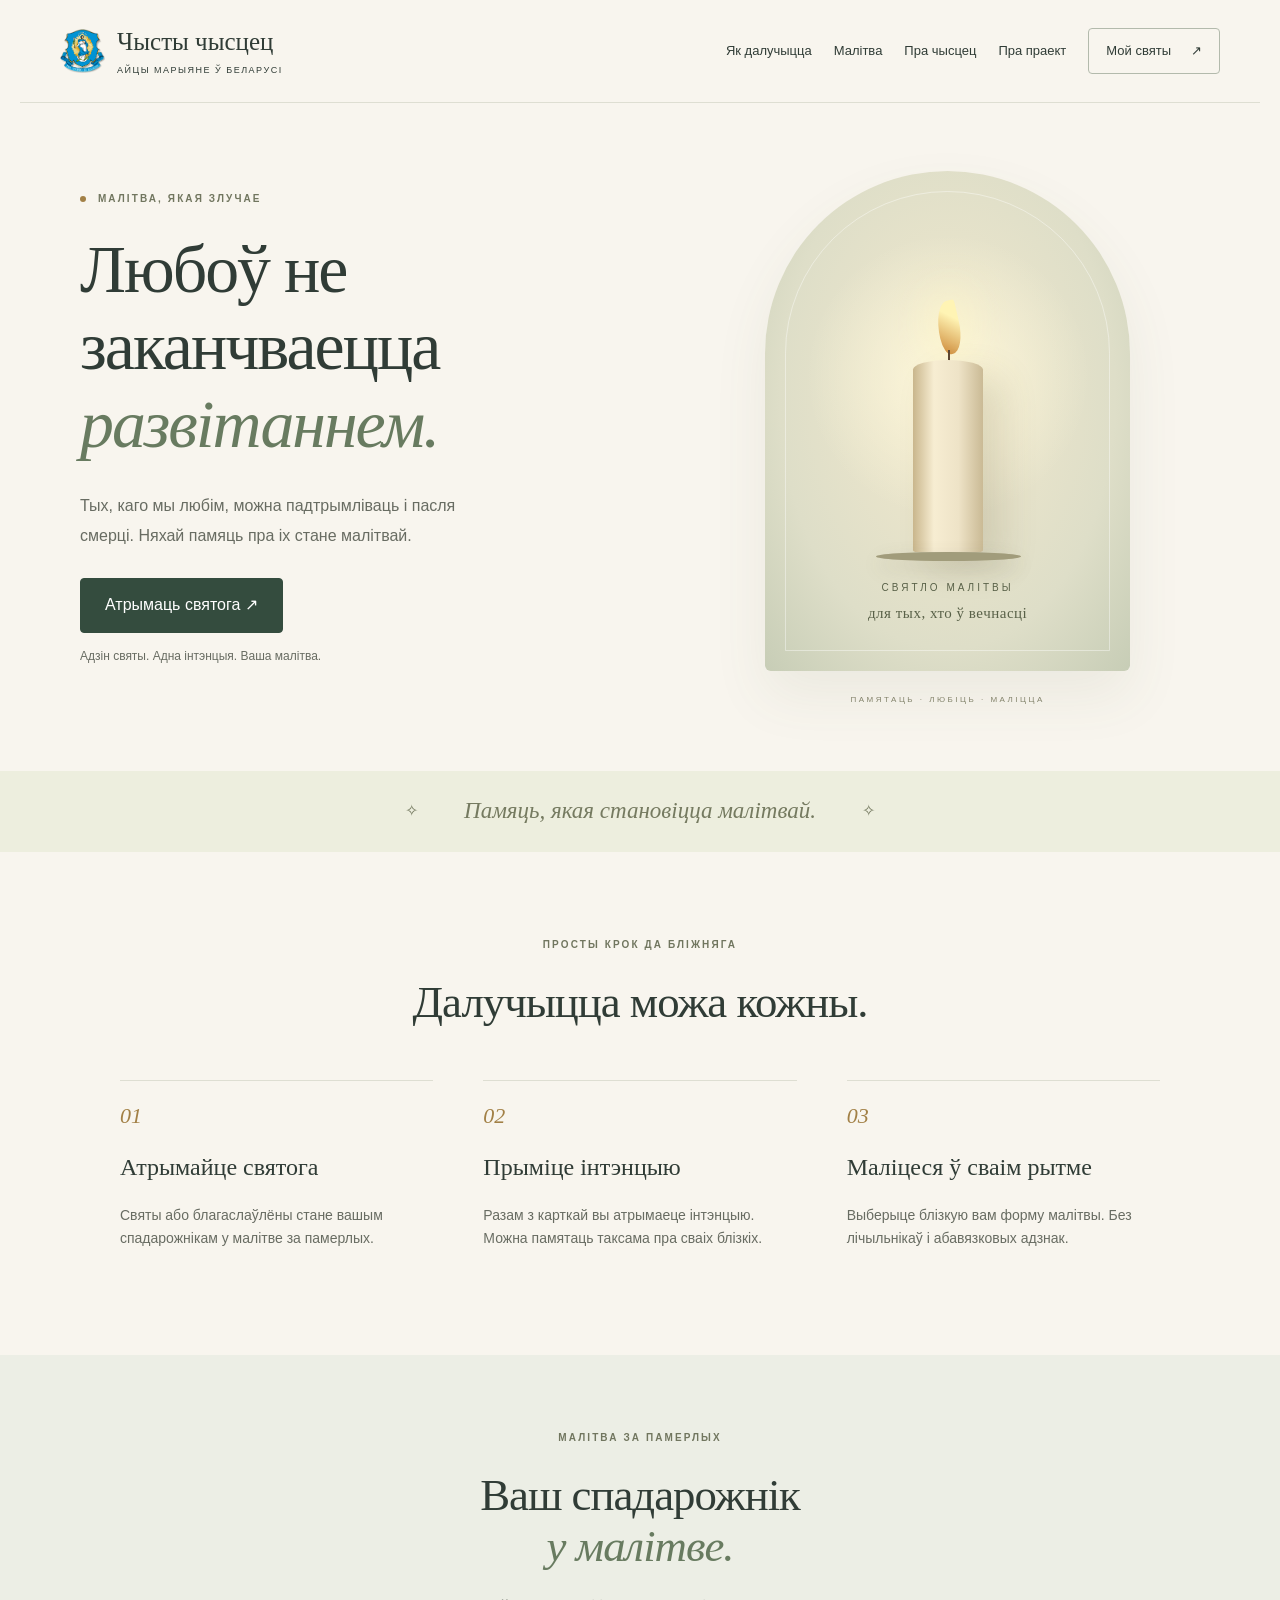
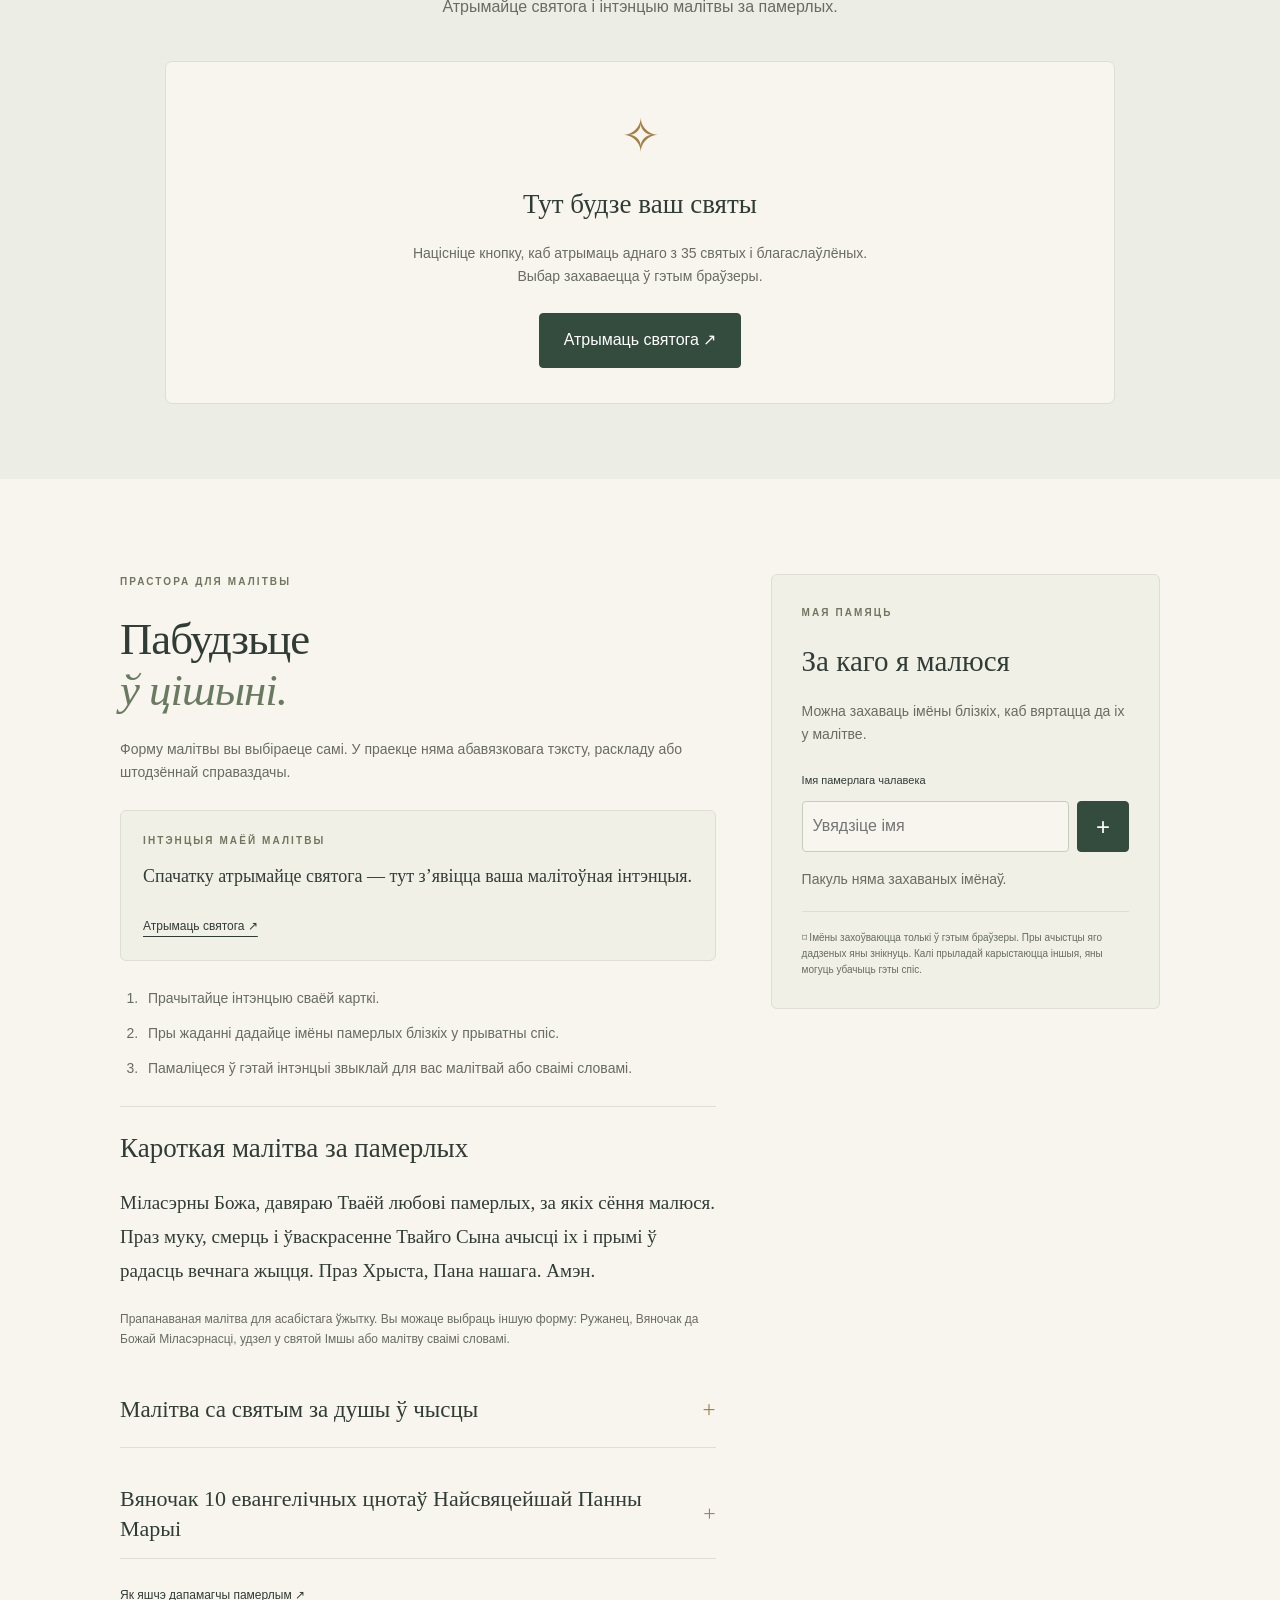
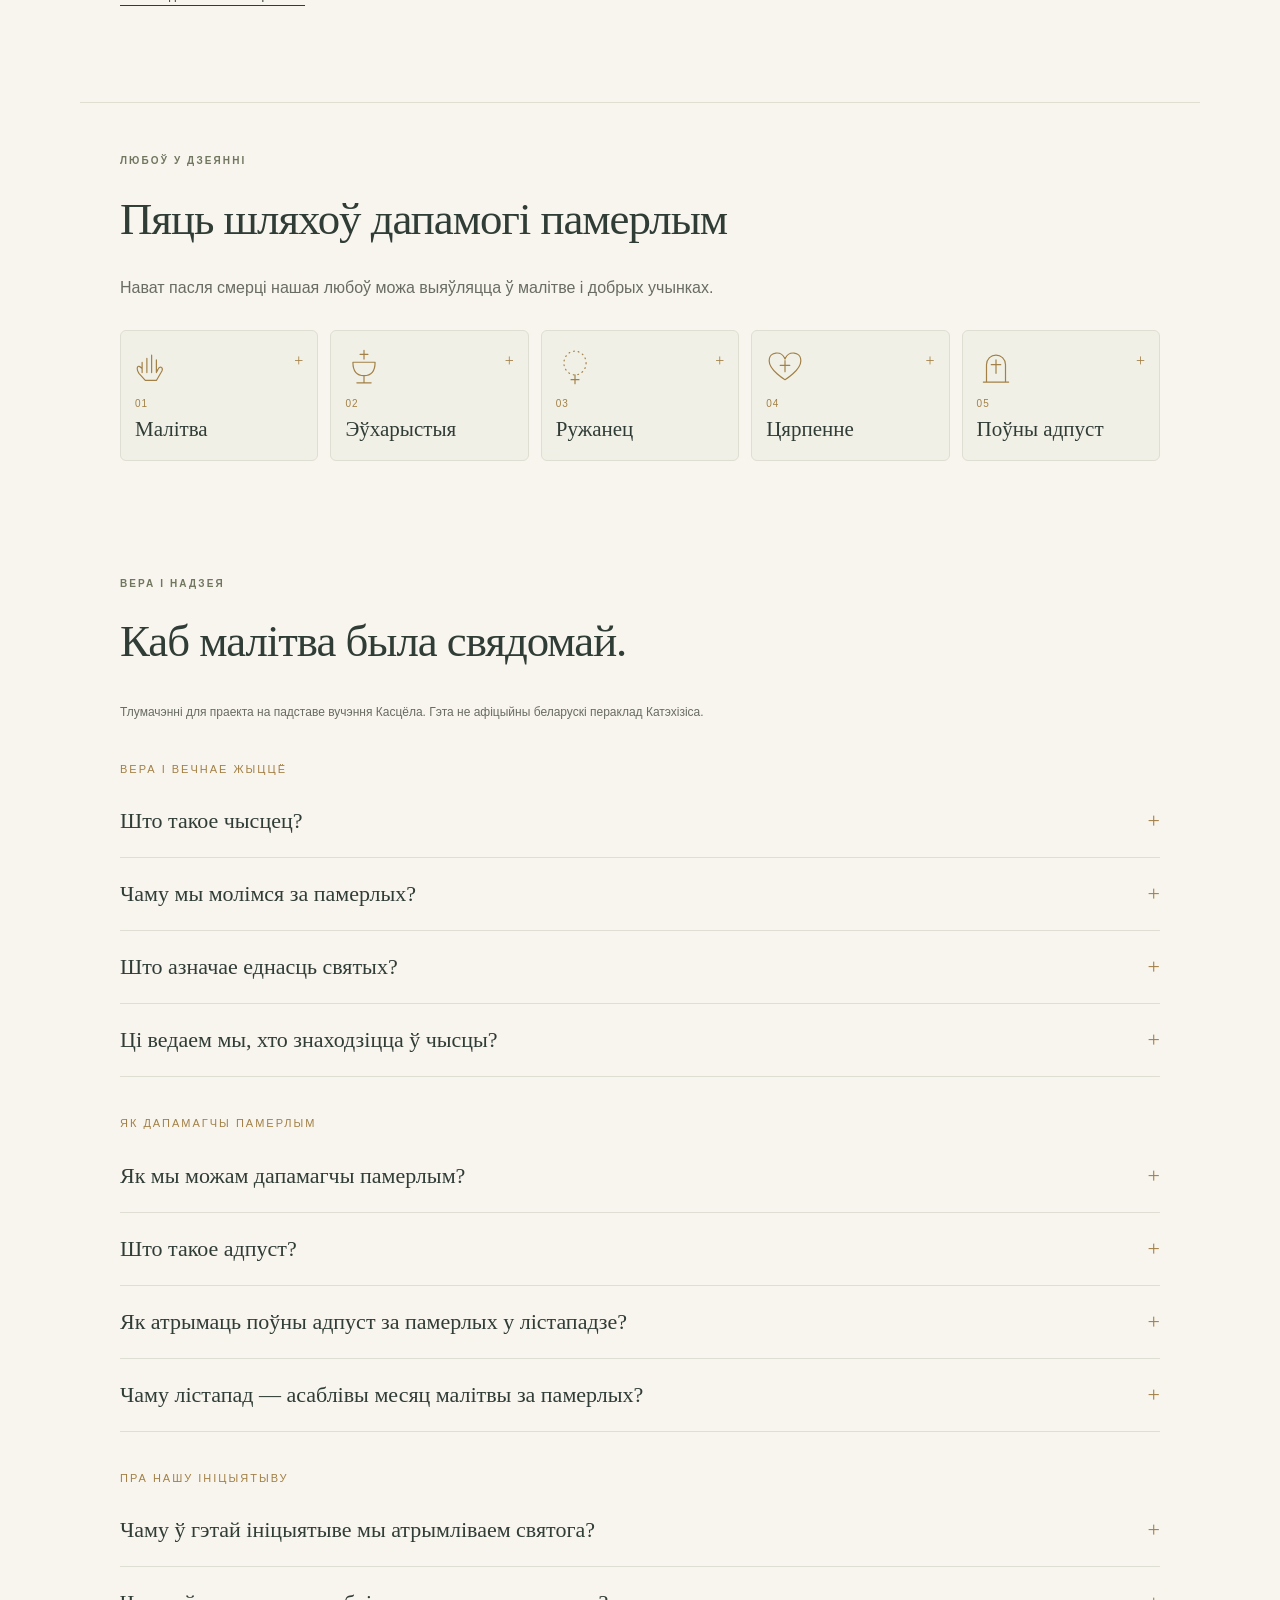
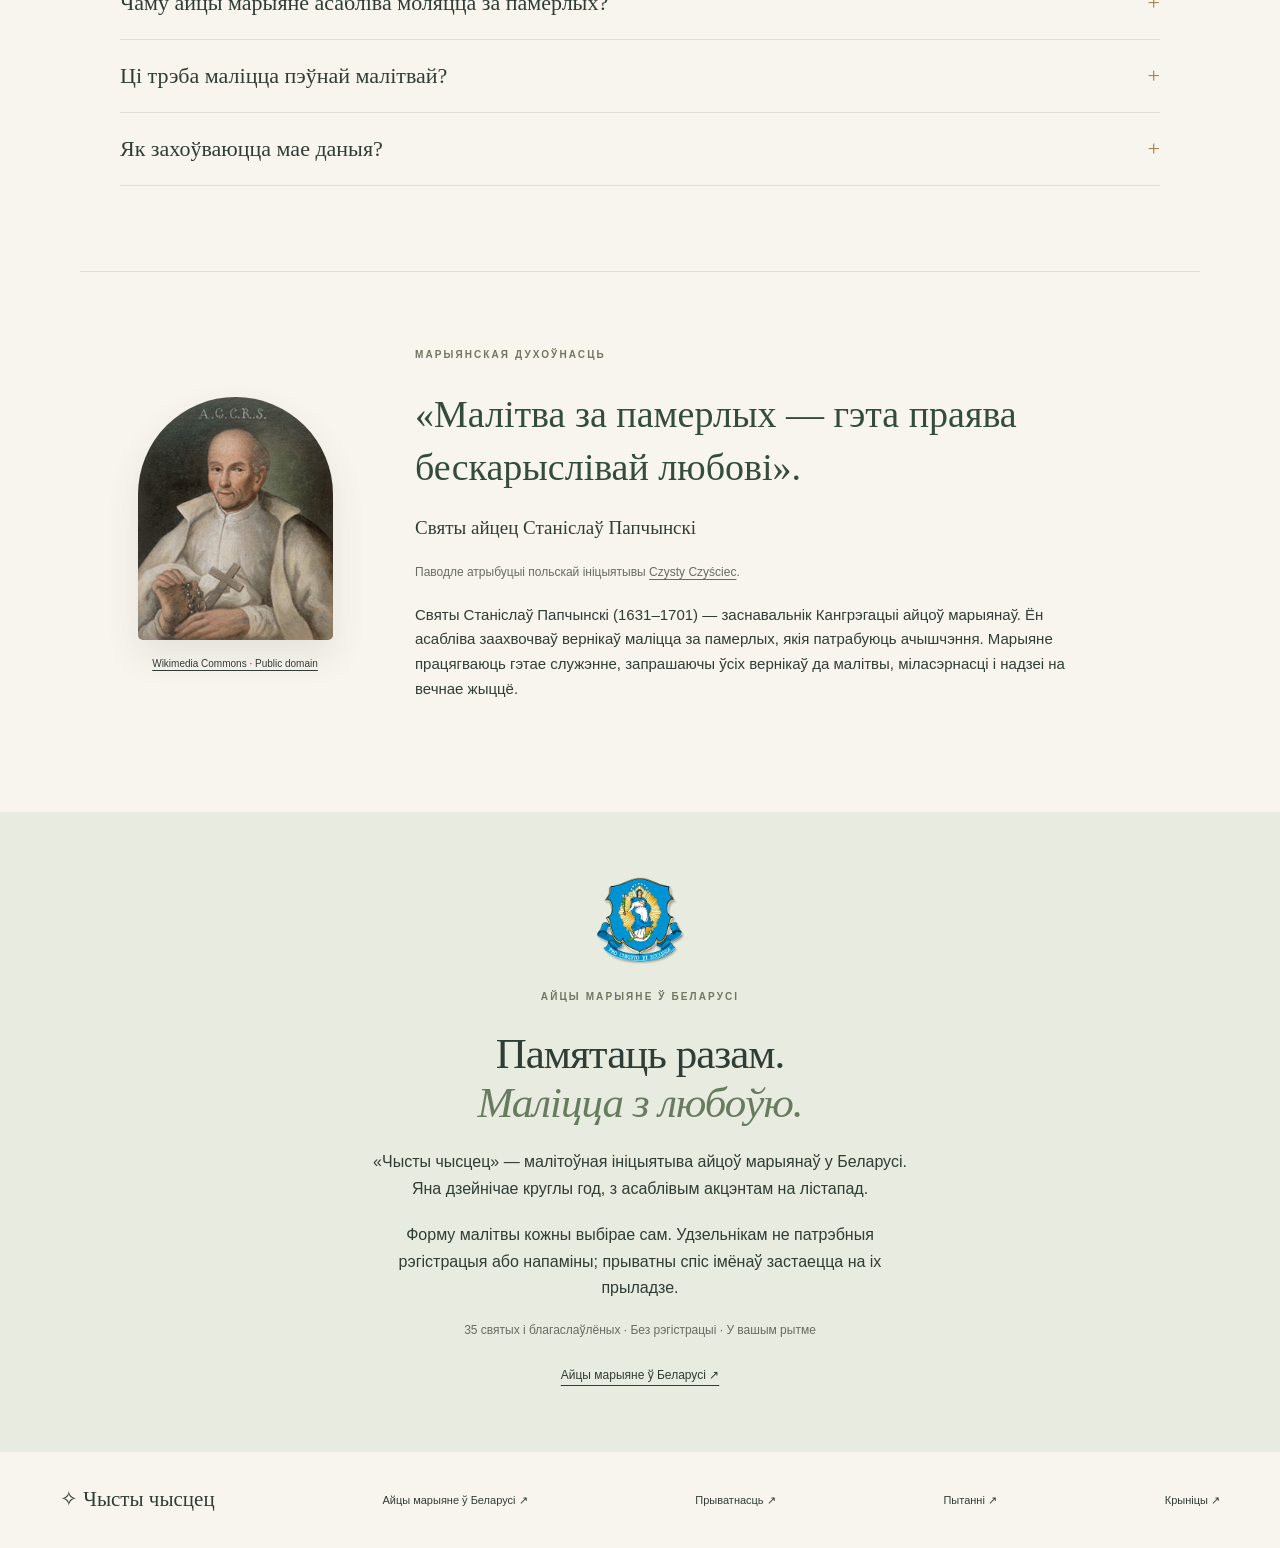
<file: index.html>
<!doctype html><html lang="be"><head><meta charset="utf-8"><meta name="viewport" content="width=device-width,initial-scale=1"><meta name="description" content="Чысты чысцец — малітоўная ініцыятыва айцоў марыянаў у Беларусі. Памятаць, любіць, маліцца за памерлых."><meta name="theme-color" content="#f4f0e7"><link rel="icon" type="image/png" href="assets/favicon.png"><title>Чысты чысцец — памяць, якая становіцца малітвай</title><link rel="stylesheet" href="style.css"><script type="module" src="app.mjs"></script></head><body>
<a class="skip" href="#main">Перайсці да зместу</a>
<header><a class="brand" href="#"><img class="marian-logo" src="assets/marian-logo.png" width="231" height="229" alt="Эмблема айцоў марыянаў"><span>Чысты чысцец<small>АЙЦЫ МАРЫЯНЕ Ў БЕЛАРУСІ</small></span></a><nav aria-label="Галоўная навігацыя"><a href="#jak">Як далучыцца</a><a href="#malitva">Малітва</a><a href="#chyscec">Пра чысцец</a><a href="#pra-prajekt">Пра праект</a><a class="nav-cta" href="#moy-svyaty">Мой святы <span>↗</span></a></nav></header>
<main id="main"><section class="hero"><div class="hero-copy"><p class="eyebrow"><span></span> МАЛІТВА, ЯКАЯ ЗЛУЧАЕ</p><h1>Любоў не<br>заканчваецца<br><em>развітаннем.</em></h1><p class="lead">Тых, каго мы любім, можна падтрымліваць і пасля смерці. Няхай памяць пра іх стане малітвай.</p><a class="button" id="hero-action" href="#moy-svyaty">Атрымаць святога ↗</a><p class="quiet">Адзін святы. Адна інтэнцыя. Ваша малітва.</p></div><div class="hero-art" role="img" aria-label="Сімвалічная свечка ў светлай арцы"><div class="arch"><div class="rays"></div><div class="halo"></div><div class="flame"></div><div class="wick"></div><div class="candle"></div><div class="base"></div><div class="art-caption">СВЯТЛО МАЛІТВЫ<br><span>для тых, хто ў вечнасці</span></div></div><span class="art-note">ПАМЯТАЦЬ · ЛЮБІЦЬ · МАЛІЦЦА</span></div></section>
<div class="verse"><span>✧</span><p>Памяць, якая становіцца малітвай.</p><span>✧</span></div>
<section id="jak" class="steps-section"><div class="section-top"><p class="eyebrow">ПРОСТЫ КРОК ДА БЛІЖНЯГА</p><h2>Далучыцца можа кожны.</h2></div><div class="steps"><article><span class="number">01</span><h3>Атрымайце святога</h3><p>Святы або благаслаўлёны стане вашым спадарожнікам у малітве за памерлых.</p></article><article><span class="number">02</span><h3>Прыміце інтэнцыю</h3><p>Разам з карткай вы атрымаеце інтэнцыю. Можна памятаць таксама пра сваіх блізкіх.</p></article><article><span class="number">03</span><h3>Маліцеся ў сваім рытме</h3><p>Выберыце блізкую вам форму малітвы. Без лічыльнікаў і абавязковых адзнак.</p></article></div></section>
<section id="moy-svyaty" class="assignment"><div class="section-top"><p class="eyebrow">МАЛІТВА ЗА ПАМЕРЛЫХ</p><h2>Ваш спадарожнік<br><em>у малітве.</em></h2><p>Атрымайце святога і інтэнцыю малітвы за памерлых.</p></div><div id="status" role="status" aria-live="polite"></div><div id="empty" class="empty-card"><div class="seal" aria-hidden="true">✧</div><h3>Тут будзе ваш святы</h3><p>Націсніце кнопку, каб атрымаць аднаго з 35 святых і благаслаўлёных. Выбар захаваецца ў гэтым браўзеры.</p><button id="assign">Атрымаць святога ↗</button></div>
<article id="saint-card" hidden><div class="saint-visual"><div class="saint-icon">✧</div><p>МАЛІТОЎНЫ СПАДАРОЖНІК</p></div><div class="saint-content"><p class="eyebrow" id="card-state">МОЙ СВЯТЫ</p><h3 id="saint-name" tabindex="-1"></h3><p class="intention-label">МАЛІТОЎНАЯ ІНТЭНЦЫЯ</p><p id="intention"></p><details><summary>Пазнаёміцца са святым</summary><div id="biography"></div></details><div class="actions"><a class="button" href="#malitva">Перайсці да малітвы ↗</a><button class="secondary" id="share">Падзяліцца</button><button class="secondary" id="print">Раздрукаваць картку</button></div><button class="text-button" id="replace">Змяніць святога ↻</button></div></article></section>
<section id="malitva" class="prayer-section"><div><p class="eyebrow">ПРАСТОРА ДЛЯ МАЛІТВЫ</p><h2>Пабудзьце<br><em>ў цішыні.</em></h2><p>Форму малітвы вы выбіраеце самі. У праекце няма абавязковага тэксту, раскладу або штодзённай справаздачы.</p><div class="prayer-intention"><p class="eyebrow">ІНТЭНЦЫЯ МАЁЙ МАЛІТВЫ</p><p id="prayer-intention">Спачатку атрымайце святога — тут з’явіцца ваша малітоўная інтэнцыя.</p><a id="prayer-card-link" class="underlined" href="#moy-svyaty">Атрымаць святога ↗</a></div><ol class="prayer-steps"><li>Прачытайце інтэнцыю сваёй карткі.</li><li>Пры жаданні дадайце імёны памерлых блізкіх у прыватны спіс.</li><li>Памаліцеся ў гэтай інтэнцыі звыклай для вас малітвай або сваімі словамі.</li></ol><div class="proposed-prayer"><h3>Кароткая малітва за памерлых</h3><p id="proposed-prayer-text">Міласэрны Божа, давяраю Тваёй любові памерлых, за якіх сёння малюся. Праз муку, смерць і ўваскрасенне Твайго Сына ачысці іх і прымі ў радасць вечнага жыцця. Праз Хрыста, Пана нашага. Амэн.</p><p class="quiet">Прапанаваная малітва для асабістага ўжытку. Вы можаце выбраць іншую форму: Ружанец, Вяночак да Божай Міласэрнасці, удзел у святой Імшы або малітву сваімі словамі.</p></div><details class="saint-prayer-panel"><summary>Малітва са святым за душы ў чысцы</summary><div id="saint-prayer-text" class="long-prayer">Атрымайце святога, каб маліцца разам з ім у інтэнцыі сваёй карткі.</div><a id="saint-prayer-invite" class="underlined" href="#moy-svyaty">Атрымаць святога ↗</a><p class="quiet">Пераклад і адаптацыя малітвы з польскай ініцыятывы «Czysty Czyściec». Тэкст прызначаны для асабістай малітвы і не замяняе свабоднага выбару яе формы.</p></details><details id="vianochak" class="saint-prayer-panel chaplet-panel"><summary>Вяночак 10 евангелічных цнотаў Найсвяцейшай Панны Марыі</summary><div class="chaplet-prayer"><p class="quiet">Яшчэ адна форма малітвы на выбар. Гэты Вяночак можна ахвяраваць у інтэнцыі памерлых.</p><p><strong>Напачатку:</strong></p><p>Ойча наш…<br>Вітай, Марыя… (10 разоў).</p><p>Кожны раз пасля словаў «Святая Марыя, Маці Божая…» называем адну з цнотаў у наступным парадку:</p><ol class="virtues-list"><li>Самая чыстая.</li><li>Самая разважлівая.</li><li>Самая пакорлівая.</li><li>Самая верная.</li><li>Самая пабожная.</li><li>Самая паслухмяная.</li><li>Самая ўбогая.</li><li>Самая цярплівая.</li><li>Самая міласэрная.</li><li>Самая балесная.</li></ol><p><strong>С.:</strong> Хвала Айцу і Сыну, і Духу Святому.<br><strong>Н.:</strong> Як была спрадвеку, цяпер і заўсёды, і на векі вечныя. Амэн.</p><p><strong>С.:</strong> Пры сваім Зачацці, о Пані, Ты была Беззаганнай.<br><strong>Н.:</strong> Маліся за нас да Бога Айца, бо Ягонага Ты нарадзіла Сына.</p><p><strong>Молімся:</strong><br>Божа, наш Ойча, Ты праз Беззаганнае Зачацце Найсвяцейшай Марыі Панны падрыхтаваў годнае месца прабывання для свайго Сына, а праз будучыя заслугі смерці Хрыста захаваў Яе ад усялякага граху, дзякуючы Яе заступніцтву дазволь і нам прыйсці да Цябе з чыстым сэрцам. Праз Хрыста, Пана нашага.<br>Н.: Амэн.</p><p><strong>С.:</strong> Беззаганнае Зачацце Панны Марыі.<br><strong>Н.:</strong> Няхай будзе для нас збаўленнем і абаронаю.</p></div><p class="quiet">Крыніца: <a class="underlined" href="https://ibreviaryby.web.app/p/Prbvb1Ian16Y3mKeNv4d" target="_blank" rel="noopener noreferrer">Малітоўнік MyBrev ↗</a></p></details><a class="underlined" href="#dapamoha">Як яшчэ дапамагчы памерлым ↗</a></div><div class="names-card" id="mae-blizkiya"><p class="eyebrow">МАЯ ПАМЯЦЬ</p><h3>За каго я малюся</h3><p>Можна захаваць імёны блізкіх, каб вяртацца да іх у малітве.</p><form id="names-form" novalidate><label for="name">Імя памерлага чалавека</label><div class="input-row"><input id="name" maxlength="100" autocomplete="off" placeholder="Увядзіце імя"><button type="submit" aria-label="Дадаць імя">+</button></div></form><p id="names-status" role="status"></p><ul id="names-list"></ul><p id="names-empty" class="quiet">Пакуль няма захаваных імёнаў.</p><button id="clear-names" class="text-button" hidden>Выдаліць усе захаваныя імёны</button><p class="privacy-note">⌑ Імёны захоўваюцца толькі ў гэтым браўзеры. Пры ачыстцы яго дадзеных яны знікнуць. Калі прыладай карыстаюцца іншыя, яны могуць убачыць гэты спіс.</p></div></section>
<section id="pyats-shlyahou" class="ways section-wide"><p class="eyebrow">ЛЮБОЎ У ДЗЕЯННІ</p><h2>Пяць шляхоў дапамогі памерлым</h2><p class="lead">Нават пасля смерці нашая любоў можа выяўляцца ў малітве і добрых учынках.</p><div class="ways-grid"><details class="way-card"><summary><svg class="way-icon" viewBox="0 0 48 48" fill="none" stroke="currentColor" stroke-width="1.5" stroke-linecap="round" stroke-linejoin="round" aria-hidden="true"><path d="M9 31V18m6 13V13m6 18V9m6 22V15M9 26C3 19 1 26 5 32l8 9h14l7-12c2-5-3-7-5-2l-2 4"/></svg><span><small>01</small><span class="way-title">Малітва</span></span></summary><div class="way-explanation"><p>Мы можам даручаць памерлых Божай міласэрнасці праз асабістую малітву, псальмы, Вяночак да Божай Міласэрнасці і іншыя малітвы Касцёла. Кожная шчырая малітва з'яўляецца выразам любові і надзеі.</p></div></details><details class="way-card"><summary><svg class="way-icon" viewBox="0 0 48 48" fill="none" stroke="currentColor" stroke-width="1.5" stroke-linecap="round" stroke-linejoin="round" aria-hidden="true"><path d="M10 18h28c0 13-6 17-14 17S10 31 10 18Zm14 17v9m-9 0h18M24 3v11m-5-6h10"/></svg><span><small>02</small><span class="way-title">Эўхарыстыя</span></span></summary><div class="way-explanation"><p>Найбольш каштоўнай дапамогай памерлым з'яўляецца Эўхарыстычная Ахвяра. Падчас святой Імшы Касцёл моліцца за жывых і памерлых, даручаючы іх збаўчай ахвяры Хрыста.</p></div></details><details class="way-card"><summary><svg class="way-icon" viewBox="0 0 48 48" fill="none" stroke="currentColor" stroke-width="1.5" stroke-linecap="round" stroke-linejoin="round" aria-hidden="true"><ellipse cx="24" cy="19" rx="14" ry="15" stroke-dasharray="1 5"/><path d="M24 34v11m-5-5h10"/></svg><span><small>03</small><span class="way-title">Ружанец</span></span></summary><div class="way-explanation"><p>Молячыся Ружанцам, мы разам з Найсвяцейшай Паннай Марыяй разважаем над таямніцамі жыцця, смерці і ўваскрасення Езуса. Гэтую малітву можна ахвяраваць за памерлых блізкіх і за тых, пра каго ўжо ніхто не памятае.</p></div></details><details class="way-card"><summary><svg class="way-icon" viewBox="0 0 48 48" fill="none" stroke="currentColor" stroke-width="1.5" stroke-linecap="round" stroke-linejoin="round" aria-hidden="true"><path d="M24 40S4 28 4 16C4 4 20 3 24 14 28 3 44 4 44 16c0 12-20 24-20 24Z"/><path d="M24 16v14m-6-8h12"/></svg><span><small>04</small><span class="way-title">Цярпенне</span></span></summary><div class="way-explanation"><p>Свае жыццёвыя цяжкасці, хваробы і выпрабаванні мы можам з верай злучаць з мукай Хрыста і ахвяраваць у інтэнцыі памерлых. Гэта не азначае неабходнасці шукаць пакуты або адмаўляцца ад дапамогі. Гаворка ідзе пра давер Богу сярод тых выпрабаванняў, якія ўжо сустракаюцца ў нашым жыцці.</p></div></details><details class="way-card"><summary><svg class="way-icon" viewBox="0 0 48 48" fill="none" stroke="currentColor" stroke-width="1.5" stroke-linecap="round" stroke-linejoin="round" aria-hidden="true"><path d="M12 43V21a12 12 0 0 1 24 0v22M8 43h32M24 15v17m-6-11h12"/></svg><span><small>05</small><span class="way-title">Поўны адпуст</span></span></summary><div class="way-explanation"><p>Поўны адпуст — асаблівы дар Божай міласэрнасці, які Касцёл дазваляе ахвяраваць таксама за памерлых. Для яго атрымання патрэбныя адпаведныя духоўныя ўмовы і ўчынак, з якім Касцёл звязвае адпуст.</p><a class="underlined" href="#odpust">Даведацца пра адпусты ↗</a></div></details></div></section><section id="chyscec" class="learn"><p class="eyebrow">ВЕРА І НАДЗЕЯ</p><h2>Каб малітва была свядомай.</h2><p class="quiet">Тлумачэнні для праекта на падставе вучэння Касцёла. Гэта не афіцыйны беларускі пераклад Катэхізіса.</p><h3 class="topic-label">ВЕРА І ВЕЧНАЕ ЖЫЦЦЁ</h3><details id="chyscec-answer"><summary>Што такое чысцец?</summary><p>Чысцец — гэта канчатковае ачышчэнне тых, хто памёр у Божай ласцы і сяброўстве з Ім, але яшчэ не быў цалкам ачышчаны ад наступстваў граху.</p><p>Душы ў чысцы ўжо маюць пэўнасць вечнага збаўлення. Яны не асуджаныя на вечную загубу, але рыхтуюцца да паўнаты еднасці з Богам.</p><p>Чысцец не з&#x27;яўляецца другім шанцам на навяртанне пасля смерці. Гэта ачышчэнне тых, хто ўжо належыць Хрысту, каб яны маглі ўвайсці ў радасць неба.</p><p>Крыніца: Катэхізіс Каталіцкага Касцёла, 1030–1031.</p></details><details id="answer-2"><summary>Чаму мы молімся за памерлых?</summary><p>Смерць не знішчае духоўнай еднасці паміж тымі, хто належыць Хрысту. Любоў і малітва не заканчваюцца разам з зямным жыццём.</p><p>Ужо ў Другой кнізе Макабэяў (2 Мак 12, 44–46) мы сустракаем сведчанне малітвы за памерлых. Касцёл з першых стагоддзяў захоўвае гэтую традыцыю, асабліва ахвяруючы за памерлых святую Імшу.</p><p>Молячыся за тых, хто адышоў у вечнасць, мы давяраем іх Божай міласэрнасці і просім, каб яны як мага хутчэй увайшлі ў паўнату нябеснай радасці.</p><p>Крыніца: ККК 958, 1032.</p></details><details id="answer-3"><summary>Што азначае еднасць святых?</summary><p>Усе, хто належыць Хрысту, утвараюць адзін Касцёл.</p><p>Адны яшчэ пілігрымуюць на зямлі, другія пасля смерці праходзяць канчатковае ачышчэнне, а трэція ўжо цешацца Божай славай у небе.</p><p>Гэта не тры асобныя супольнасці, а адзін Божы народ, з&#x27;яднаны ў Хрысце. Святыя ў небе заступаюцца за нас перад Богам, а мы можам маліцца за памерлых, якія яшчэ патрабуюць ачышчэння.</p><p>Таму малітва за памерлых з&#x27;яўляецца прыгожым выразам еднасці ўсяго Касцёла.</p><p>Крыніца: ККК 954–958.</p></details><details id="answer-4"><summary>Ці ведаем мы, хто знаходзіцца ў чысцы?</summary><p>Не. Мы не можам з упэўненасцю сцвярджаць, што канкрэтны памерлы чалавек знаходзіцца ў чысцы.</p><p>Бог ведае сэрца кожнага чалавека і яго вечны лёс.</p><p>Таму, молячыся за памерлых святароў, настаўнікаў, медыкаў ці прадстаўнікоў іншых прафесій, мы не сцвярджаем, што ўсе яны знаходзяцца ў чысцы. Мы проста давяраем іх Божай міласэрнасці.</p><p>Наша малітва з&#x27;яўляецца выразам любові, веры і надзеі на вечнае жыццё.</p></details><h3 class="topic-label">ЯК ДАПАМАГЧЫ ПАМЕРЛЫМ</h3><details id="dapamoha"><summary>Як мы можам дапамагчы памерлым?</summary><p>Касцёл заахвочвае вернікаў дапамагаць памерлым праз малітву і ўчынкі любові.</p><p>Асаблівае значэнне мае святая Імша, падчас якой Эўхарыстычная Ахвяра прыносіцца таксама ў інтэнцыі памерлых.</p><p>Мы можам маліцца Ружанцам, Вяночкам да Божай Міласэрнасці, псальмамі і іншымі малітвамі Касцёла, а таксама звяртацца да Бога сваімі словамі.</p><p>За памерлых можна ахвяраваць міласціну, добрыя ўчынкі, пакаянне і адпусты.</p><p>Важна памятаць, што малітва — гэта не магічны спосаб кіраваць лёсам душы, а даверлівая просьба да міласэрнага Бога.</p><p>Крыніца: ККК 1032.</p></details><details id="odpust"><summary>Што такое адпуст?</summary><p>Адпуст — гэта адпушчэнне перад Богам часовай кары за грахі, віна за якія ўжо была прабачана.</p><p>Касцёл адрознівае частковы і поўны адпуст. Частковы вызваляе ад часткі часовай кары, а поўны — ад усёй.</p><p>Вернік можа атрымаць адпуст для сябе або ахвяраваць яго за памерлых.</p><p>Адпуст не замяняе навяртання, пакаяння і сакрамэнту споведзі. Ён звязаны з міласэрнасцю Бога і духоўнымі дабротамі, якімі Хрыстус адорвае свой Касцёл.</p><p>Крыніца: ККК 1471–1479.</p></details><details id="listapad-odpust"><summary>Як атрымаць поўны адпуст за памерлых у лістападзе?</summary><p>Касцёл асаблівым чынам заахвочвае да малітвы за памерлых у першыя дні лістапада.</p><p>Паводле звычайных нормаў, з 1 па 8 лістапада вернік можа кожны дзень атрымаць поўны адпуст, які можна ахвяраваць толькі за памерлых, калі пабожна наведае могілкі і памоліцца за іх, нават у думках.</p><p>Таксама 2 лістапада, ва Успамін усіх памерлых вернікаў, прадугледжаны поўны адпуст за пабожнае наведванне касцёла або капліцы з малітвамі «Ойча наш» і «Веру ў Бога».</p><p>Са згоды мясцовага ардынарыя наведванне касцёла або капліцы з гэтай мэтай можа адбыцца таксама ў папярэднюю ці наступную нядзелю або ва ўрачыстасць Усіх Святых. Гэта не азначае аўтаматычнага пераносу ўсіх лістападаўскіх адпустаў.</p><p>Для атрымання поўнага адпусту неабходна таксама выканаць звычайныя ўмовы: быць у стане Божай ласкі, прыступіць да сакрамэнтальнай споведзі, прыняць святую Камунію, памаліцца ў інтэнцыях Святога Айца і не мець прывязанасці да ніякага граху, нават лёгкага.</p><p>Споведзь можа адбыцца за некалькі дзён да або пасля адпаведнага ўчынку. Святую Камунію і малітву ў інтэнцыях Папы пажадана здзейсніць у той жа дзень.</p><p>Адпуст не з&#x27;яўляецца аўтаматычнай узнагародай за выкананы абрад. Ён патрабуе шчырага навяртання і належнай духоўнай падрыхтоўкі.</p><p>Крыніцы: ККК 1471–1479; Апостальская пенітэнцыярыя, Enchiridion Indulgentiarum, concessio 29.</p><p>Поўны адпуст звычайна можна атрымаць адзін раз у дзень. Гэтыя ўмовы адпавядаюць звычайным нормам Касцёла, а не часовым пандэмічным дазволам; адносна мясцовых распараджэнняў звярніцеся ў сваю парафію.</p><a href="https://www.vatican.va/roman_curia/tribunals/apost_penit/documents/rc_trib_appen_doc_20020826_enchiridion-indulgentiarum_lt.html" target="_blank" rel="noopener noreferrer">Звычайныя нормы: Enchiridion Indulgentiarum, 29 ↗</a></details><details id="answer-8"><summary>Чаму лістапад — асаблівы месяц малітвы за памерлых?</summary><p>1 лістапада Касцёл адзначае ўрачыстасць Усіх Святых — радаснае святкаванне тых, хто ўжо дасягнуў нябеснай славы.</p><p>2 лістапада адбываецца Успамін усіх памерлых вернікаў, калі Касцёл асаблівым чынам моліцца за тых, хто яшчэ патрабуе ачышчэння.</p><p>Увесь лістапад у каталіцкай традыцыі становіцца часам асаблівай памяці пра памерлых, наведвання могілак, святой Імшы і малітвы.</p><p>Аднак маліцца за памерлых можна на працягу ўсяго года.</p></details><h3 class="topic-label">ПРА НАШУ ІНІЦЫЯТЫВУ</h3><details id="answer-9"><summary>Чаму ў гэтай ініцыятыве мы атрымліваем святога?</summary><p>Святыя ўжо знаходзяцца ў Божай славе і заступаюцца за нас перад Богам.</p><p>У нашай ініцыятыве кожнаму святому адпавядае пэўная група памерлых, звязаная з яго жыццём, служэннем або традыцыйным заступніцтвам.</p><p>Напрыклад, са святым Янам Марыяй Віянэем можна маліцца за памерлых святароў, а са святым Лукой Евангелістам — за памерлых медыкаў.</p><p>Выпадковы выбар святога — гэта спосаб атрымаць асаблівую малітоўную інтэнцыю і пазнаёміцца з яго жыццём. Ён не з&#x27;яўляецца прадказаннем або звышнатуральным знакам.</p><p>Праз заступніцтва святых мы заўсёды звяртаемся да Бога, ад Якога паходзіць усякая ласка.</p></details><details id="answer-10"><summary>Чаму айцы марыяне асабліва моляцца за памерлых?</summary><p>Малітва за памерлых — адна з істотных рыс духоўнасці Кангрэгацыі айцоў марыянаў Беззаганнага Зачацця Найсвяцейшай Панны Марыі.</p><p>Святы Станіслаў Папчынскі, заснавальнік марыянаў, асабліва клапаціўся пра душы, якія патрабавалі ачышчэння пасля смерці. Ён заахвочваў дапамагаць ім праз малітву і ахвяру.</p><p>Працягваючы гэтую духоўную традыцыю, айцы марыяне запрашаюць вернікаў далучыцца да малітвы за памерлых.</p><p>Ініцыятыва «Чысты чысцец» — адзін са спосабаў ажыццяўляць гэтае служэнне ў сучасным свеце.</p></details><details id="answer-11"><summary>Ці трэба маліцца пэўнай малітвай?</summary><p>Не. Удзел у ініцыятыве не патрабуе абавязковай штодзённай малітвы паводле аднаго тэксту.</p><p>На сайце прапануюцца тры малітвы на выбар: кароткая малітва за памерлых, малітва разам з атрыманым святым і Вяночак 10 евангелічных цнотаў Найсвяцейшай Панны Марыі.</p><p>Можна карыстацца імі або выбраць іншую форму малітвы: Ружанец, Вяночак да Божай Міласэрнасці, асабістую малітву ці ўдзел у святой Імшы.</p><p>Галоўнае — маліцца з верай і любоўю, давяраючы памерлых Божай міласэрнасці.</p></details><details id="privacy"><summary>Як захоўваюцца мае даныя?</summary><p>Выбраны святы і імёны памерлых блізкіх захоўваюцца толькі ў браўзеры на вашай прыладзе.</p><p>Вам не трэба ствараць уліковы запіс або рэгістравацца.</p><p>Вы можаце выдаліць захаваныя імёны ў любы момант.</p><p>Сайт не адпраўляе захаваныя імёны арганізатарам.</p></details></section><section id="papchynski" class="founder section-wide"><figure><img src="assets/founder-papczynski.jpg" width="195" height="243" loading="lazy" decoding="async" alt="Гістарычны партрэт святога Станіслава Папчынскага"><figcaption><a href="https://commons.wikimedia.org/wiki/File:Fr_pap_shadow.jpg" target="_blank" rel="noopener noreferrer">Wikimedia Commons · Public domain</a></figcaption></figure><div><p class="eyebrow">МАРЫЯНСКАЯ ДУХОЎНАСЦЬ</p><blockquote>«Малітва за памерлых — гэта праява бескарыслівай любові».</blockquote><p class="founder-name">Святы айцец Станіслаў Папчынскі</p><p class="quiet">Паводле атрыбуцыі польскай ініцыятывы <a class="underlined" href="https://czystyczysciec.pl/" target="_blank" rel="noopener noreferrer">Czysty Czyściec</a>.</p><p>Святы Станіслаў Папчынскі (1631–1701) — заснавальнік Кангрэгацыі айцоў марыянаў. Ён асабліва заахвочваў вернікаў маліцца за памерлых, якія патрабуюць ачышчэння. Марыяне працягваюць гэтае служэнне, запрашаючы ўсіх вернікаў да малітвы, міласэрнасці і надзеі на вечнае жыццё.</p></div></section><section id="pra-prajekt" class="about"><a href="https://mic-minsk.by/" target="_blank" rel="noopener noreferrer"><img class="marian-logo" src="assets/marian-logo.png" width="231" height="229" alt="Эмблема айцоў марыянаў"></a><p class="eyebrow">АЙЦЫ МАРЫЯНЕ Ў БЕЛАРУСІ</p><h2>Памятаць разам.<br><em>Маліцца з любоўю.</em></h2><p>«Чысты чысцец» — малітоўная ініцыятыва айцоў марыянаў у Беларусі. Яна дзейнічае круглы год, з асаблівым акцэнтам на лістапад.</p><p>Форму малітвы кожны выбірае сам. Удзельнікам не патрэбныя рэгістрацыя або напаміны; прыватны спіс імёнаў застаецца на іх прыладзе.</p><p class="quiet">35 святых і благаслаўлёных · Без рэгістрацыі · У вашым рытме</p><a class="underlined" href="https://mic-minsk.by/" target="_blank" rel="noopener noreferrer">Айцы марыяне ў Беларусі ↗</a></section></main>
<footer><a class="brand" href="#">✧ Чысты чысцец</a><a href="https://mic-minsk.by/" target="_blank" rel="noopener noreferrer">Айцы марыяне ў Беларусі ↗</a><a href="#privacy">Прыватнасць ↗</a><a href="#chyscec">Пытанні ↗</a><a href="sources.html">Крыніцы ↗</a></footer>
<dialog id="print-preview" aria-labelledby="print-preview-title"><div class="print-toolbar"><div><h2 id="print-preview-title">Картка для малітвы</h2><p>Кампактная картка на аркушы A4. Можна раздрукаваць або захаваць як PDF. Для друку выберыце A4, маштаб 100% і адключыце калантытулы. Імёны з прыватнага спісу сюды не ўключаюцца.</p></div><div class="actions"><button id="print-confirm" type="button">Друк / PDF</button><button id="print-close" class="secondary" type="button">Закрыць</button></div><p id="print-status" role="status" aria-live="polite"></p></div><article id="print-card" class="prayer-print-card" hidden><header class="print-brand"><span aria-hidden="true">✧</span><div>Чысты чысцец<small>Малітва за памерлых</small></div></header><div class="print-saint"><figure><img id="print-photo" alt=""><figcaption id="print-credit"></figcaption></figure><div><p class="print-eyebrow">МОЙ МАЛІТОЎНЫ СПАДАРОЖНІК</p><h3 id="print-saint-name"></h3></div></div><section class="print-intention"><h4>Малітоўная інтэнцыя</h4><p id="print-intention"></p></section><section class="print-prayer"><h4>Прапанаваная малітва за памерлых</h4><p>Міласэрны Божа, давяраю Тваёй любові памерлых, за якіх сёння малюся. Праз муку, смерць і ўваскрасенне Твайго Сына ачысці іх і прымі ў радасць вечнага жыцця. Праз Хрыста, Пана нашага. Амэн.</p></section><footer class="print-footer"><p>Форму малітвы вы выбіраеце самі.</p><p>Айцы марыяне ў Беларусі<br><span id="print-site-url"></span></p></footer></article></dialog>
<dialog id="confirm" aria-labelledby="dialog-title" aria-describedby="dialog-copy"><form method="dialog"><p class="eyebrow">ПАЦВЯРДЖЭННЕ</p><h2 id="dialog-title">Змяніць святога?</h2><p id="dialog-copy"></p><div class="actions"><button value="cancel" class="secondary" autofocus>Адмена</button><button value="confirm" id="dialog-yes">Так, змяніць</button></div></form></dialog><noscript>Для выбару святога і захавання імёнаў уключыце JavaScript у браўзеры.</noscript></body></html>
</file>
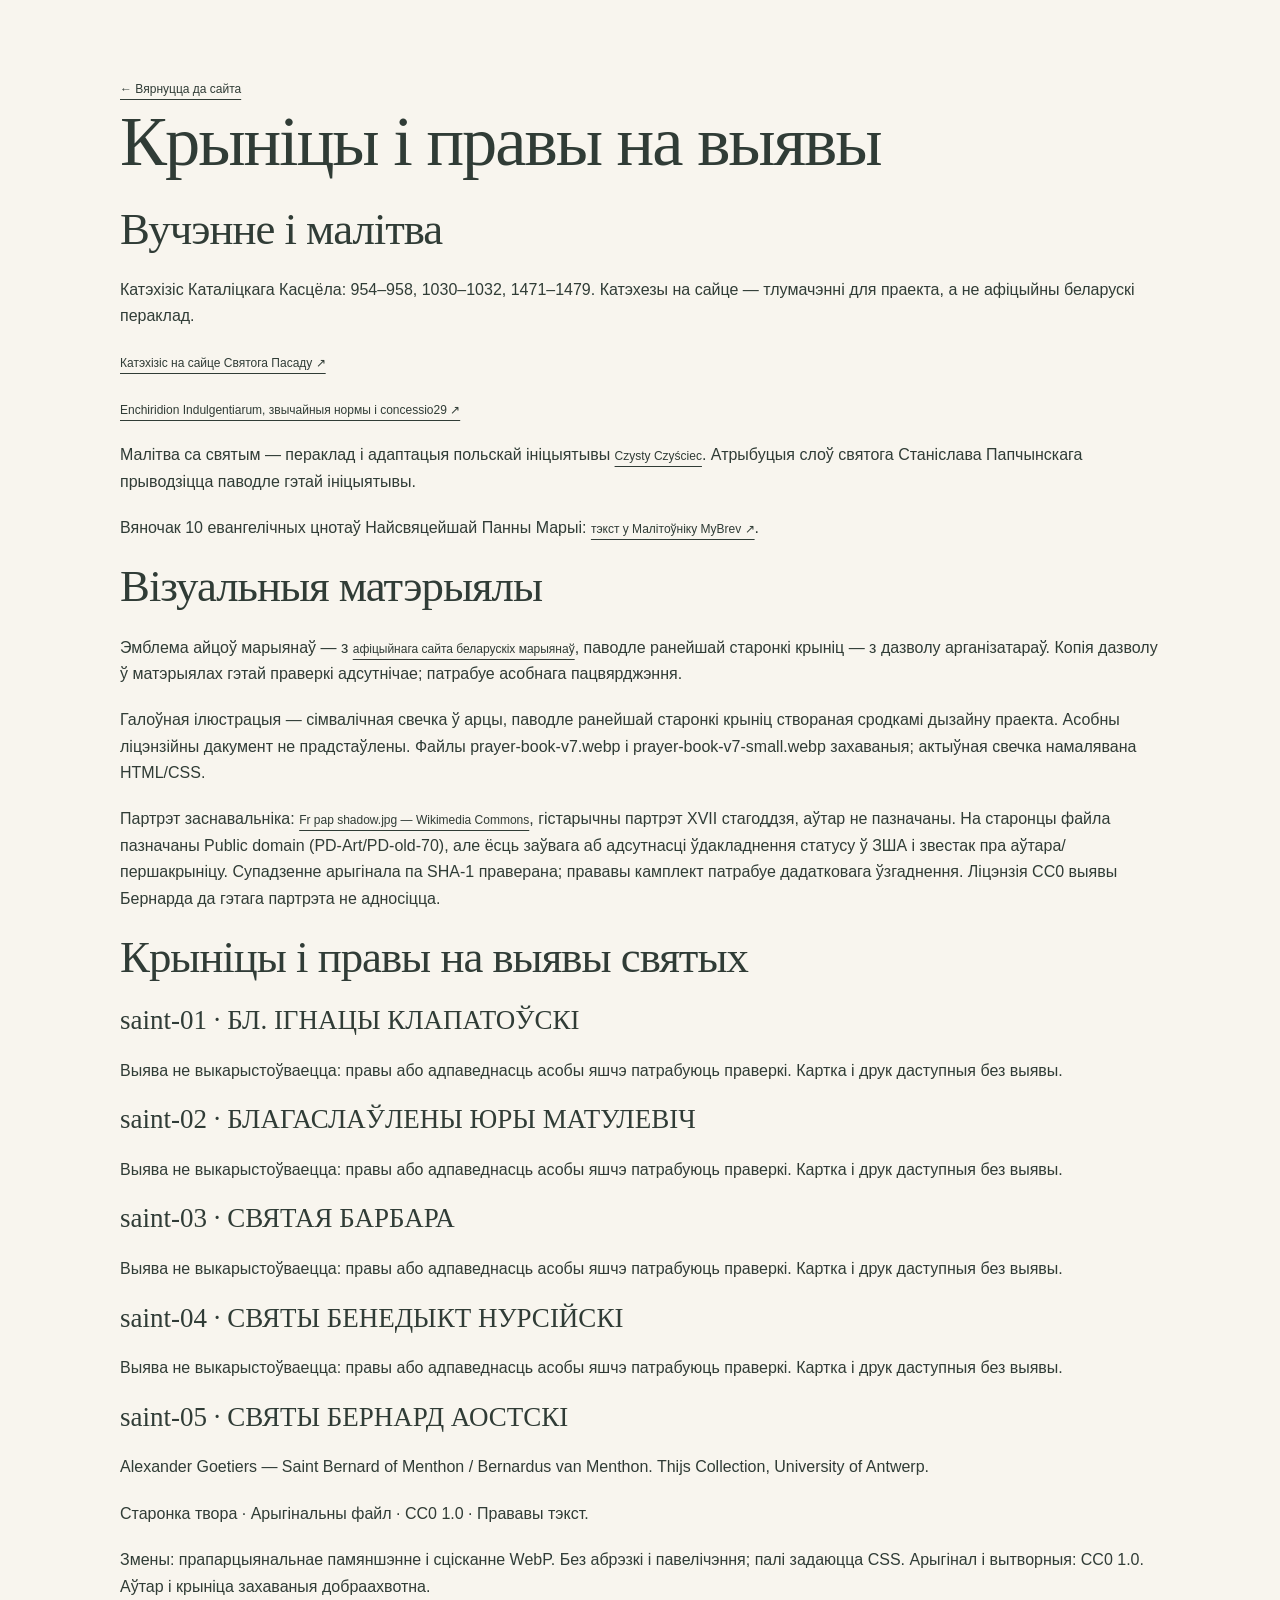
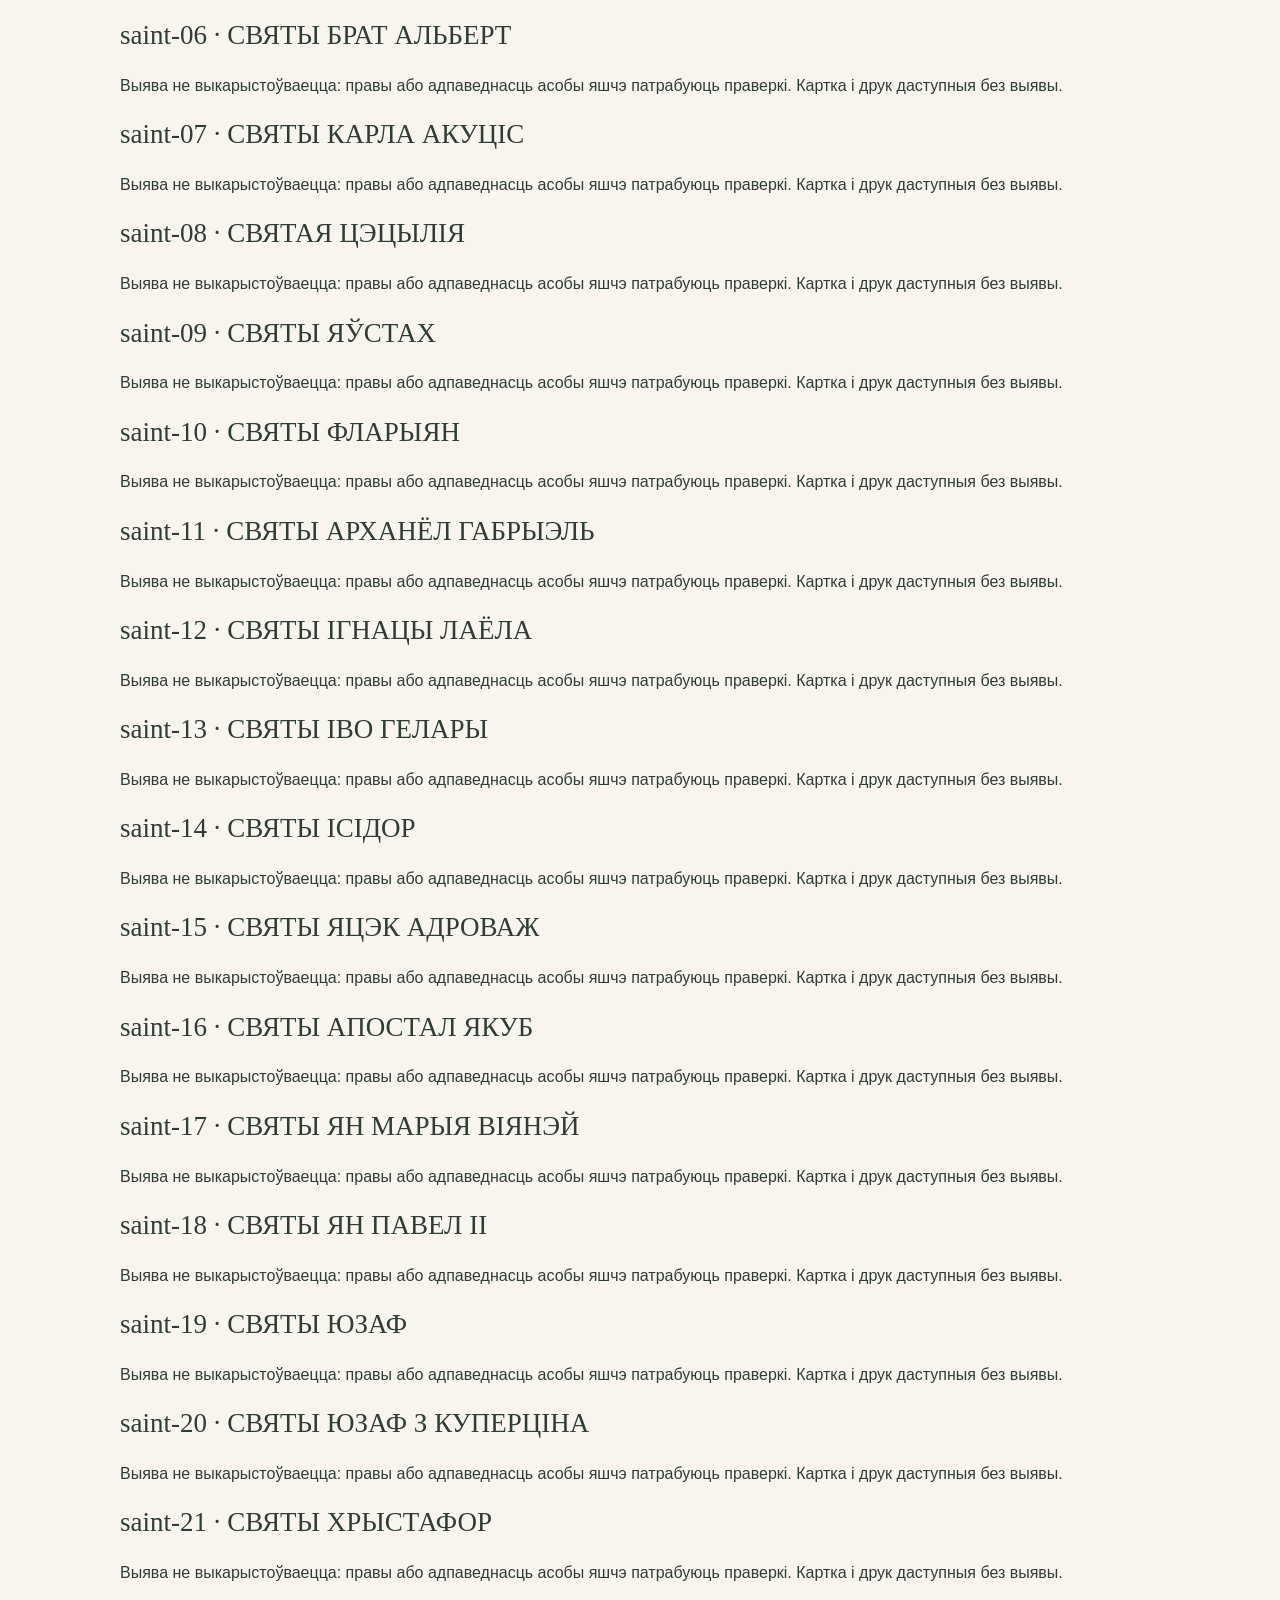
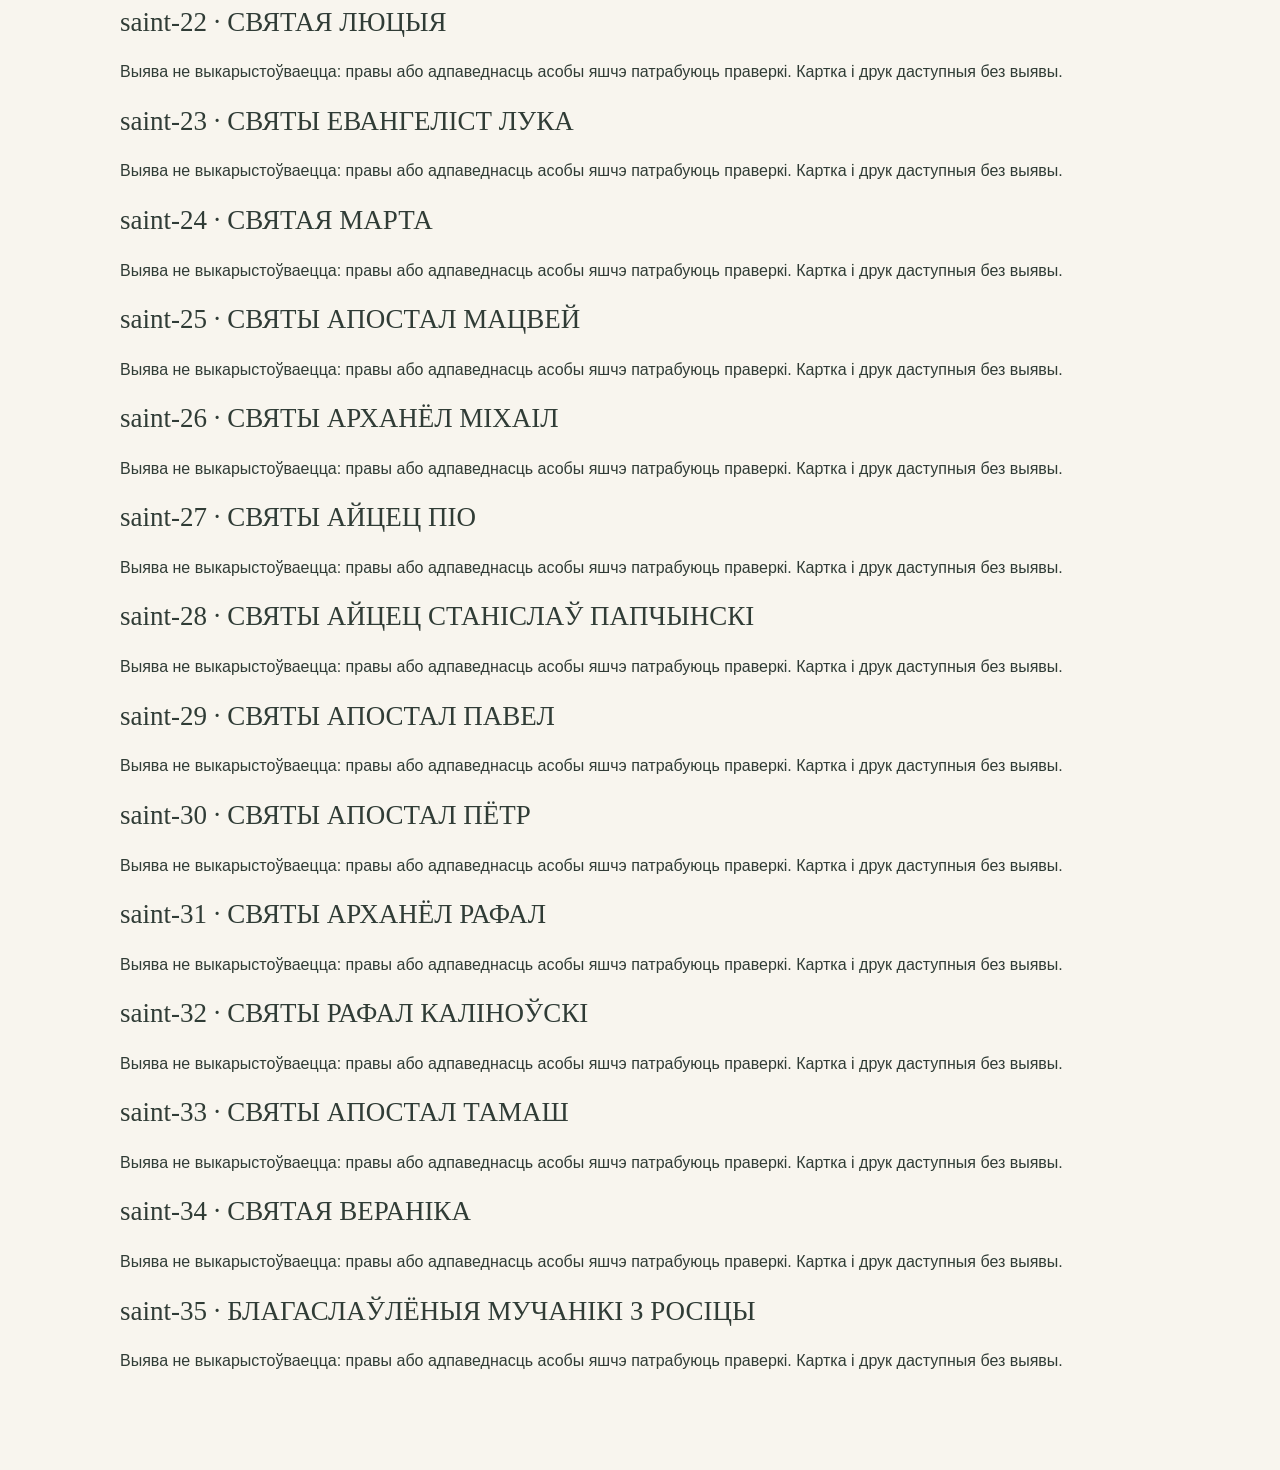
<file: sources.html>
<!doctype html><html lang="be"><head><meta charset="utf-8"><meta name="viewport" content="width=device-width,initial-scale=1"><title>Крыніцы і правы на выявы — Чысты чысцец</title><link rel="stylesheet" href="style.css"></head><body><main class="section-wide"><a class="underlined" href="index.html">← Вярнуцца да сайта</a><h1 class="sources-title">Крыніцы і правы на выявы</h1><h2>Вучэнне і малітва</h2><p>Катэхізіс Каталіцкага Касцёла: 954–958, 1030–1032, 1471–1479. Катэхезы на сайце — тлумачэнні для праекта, а не афіцыйны беларускі пераклад.</p><p><a class="underlined" href="https://www.vatican.va/archive/ENG0015/_INDEX.HTM">Катэхізіс на сайце Святога Пасаду ↗</a></p><p><a class="underlined" href="https://www.vatican.va/roman_curia/tribunals/apost_penit/documents/rc_trib_appen_doc_20020826_enchiridion-indulgentiarum_lt.html">Enchiridion Indulgentiarum, звычайныя нормы і concessio29 ↗</a></p><p>Малітва са святым — пераклад і адаптацыя польскай ініцыятывы <a class="underlined" href="https://czystyczysciec.pl/">Czysty Czyściec</a>. Атрыбуцыя слоў святога Станіслава Папчынскага прыводзіцца паводле гэтай ініцыятывы.</p><p>Вяночак 10 евангелічных цнотаў Найсвяцейшай Панны Марыі: <a class="underlined" href="https://ibreviaryby.web.app/p/Prbvb1Ian16Y3mKeNv4d" target="_blank" rel="noopener noreferrer">тэкст у Малітоўніку MyBrev ↗</a>.</p><h2>Візуальныя матэрыялы</h2><p>Эмблема айцоў марыянаў — з <a class="underlined" href="https://mic-minsk.by/">афіцыйнага сайта беларускіх марыянаў</a>, паводле ранейшай старонкі крыніц — з дазволу арганізатараў. Копія дазволу ў матэрыялах гэтай праверкі адсутнічае; патрабуе асобнага пацвярджэння.</p><p>Галоўная ілюстрацыя — сімвалічная свечка ў арцы, паводле ранейшай старонкі крыніц створаная сродкамі дызайну праекта. Асобны ліцэнзійны дакумент не прадстаўлены. Файлы prayer-book-v7.webp і prayer-book-v7-small.webp захаваныя; актыўная свечка намалявана HTML/CSS.</p><p>Партрэт заснавальніка: <a class="underlined" href="https://commons.wikimedia.org/wiki/File:Fr_pap_shadow.jpg">Fr pap shadow.jpg — Wikimedia Commons</a>, гістарычны партрэт XVII стагоддзя, аўтар не пазначаны. На старонцы файла пазначаны Public domain (PD-Art/PD-old-70), але ёсць заўвага аб адсутнасці ўдакладнення статусу ў ЗША і звестак пра аўтара/першакрыніцу. Супадзенне арыгінала па SHA-1 праверана; прававы камплект патрабуе дадатковага ўзгаднення. Ліцэнзія CC0 выявы Бернарда да гэтага партрэта не адносіцца.</p><!-- BEGIN SAINT IMAGE RIGHTS -->
<h2>Крыніцы і правы на выявы святых</h2>
<section id="saint-01"><h3>saint-01 · БЛ. ІГНАЦЫ КЛАПАТОЎСКІ</h3><p>Выява не выкарыстоўваецца: правы або адпаведнасць асобы яшчэ патрабуюць праверкі. Картка і друк даступныя без выявы.</p></section>
<section id="saint-02"><h3>saint-02 · БЛАГАСЛАЎЛЕНЫ ЮРЫ МАТУЛЕВІЧ</h3><p>Выява не выкарыстоўваецца: правы або адпаведнасць асобы яшчэ патрабуюць праверкі. Картка і друк даступныя без выявы.</p></section>
<section id="saint-03"><h3>saint-03 · СВЯТАЯ БАРБАРА</h3><p>Выява не выкарыстоўваецца: правы або адпаведнасць асобы яшчэ патрабуюць праверкі. Картка і друк даступныя без выявы.</p></section>
<section id="saint-04"><h3>saint-04 · СВЯТЫ БЕНЕДЫКТ НУРСІЙСКІ</h3><p>Выява не выкарыстоўваецца: правы або адпаведнасць асобы яшчэ патрабуюць праверкі. Картка і друк даступныя без выявы.</p></section>
<section id="saint-05"><h3>saint-05 · СВЯТЫ БЕРНАРД АОСТСКІ</h3><p>Alexander Goetiers — Saint Bernard of Menthon / Bernardus van Menthon. Thijs Collection, University of Antwerp.</p><p><a href="https://commons.wikimedia.org/wiki/File:Bernardus_van_Menthon_(tg-uact-666).jpg">Старонка твора</a> · <a href="https://upload.wikimedia.org/wikipedia/commons/a/ae/Bernardus_van_Menthon_%28tg-uact-666%29.jpg">Арыгінальны файл</a> · <a href="https://creativecommons.org/publicdomain/zero/1.0/">CC0 1.0</a> · <a href="https://creativecommons.org/publicdomain/zero/1.0/legalcode">Прававы тэкст</a>.</p><p>Змены: прапарцыянальнае памяншэнне і сцісканне WebP. Без абрэзкі і павелічэння; палі задаюцца CSS. Арыгінал і вытворныя: CC0 1.0. Аўтар і крыніца захаваныя добраахвотна.</p></section>
<section id="saint-06"><h3>saint-06 · СВЯТЫ БРАТ АЛЬБЕРТ</h3><p>Выява не выкарыстоўваецца: правы або адпаведнасць асобы яшчэ патрабуюць праверкі. Картка і друк даступныя без выявы.</p></section>
<section id="saint-07"><h3>saint-07 · СВЯТЫ КАРЛА АКУЦІС</h3><p>Выява не выкарыстоўваецца: правы або адпаведнасць асобы яшчэ патрабуюць праверкі. Картка і друк даступныя без выявы.</p></section>
<section id="saint-08"><h3>saint-08 · СВЯТАЯ ЦЭЦЫЛІЯ</h3><p>Выява не выкарыстоўваецца: правы або адпаведнасць асобы яшчэ патрабуюць праверкі. Картка і друк даступныя без выявы.</p></section>
<section id="saint-09"><h3>saint-09 · СВЯТЫ ЯЎСТАХ</h3><p>Выява не выкарыстоўваецца: правы або адпаведнасць асобы яшчэ патрабуюць праверкі. Картка і друк даступныя без выявы.</p></section>
<section id="saint-10"><h3>saint-10 · СВЯТЫ ФЛАРЫЯН</h3><p>Выява не выкарыстоўваецца: правы або адпаведнасць асобы яшчэ патрабуюць праверкі. Картка і друк даступныя без выявы.</p></section>
<section id="saint-11"><h3>saint-11 · СВЯТЫ АРХАНЁЛ ГАБРЫЭЛЬ</h3><p>Выява не выкарыстоўваецца: правы або адпаведнасць асобы яшчэ патрабуюць праверкі. Картка і друк даступныя без выявы.</p></section>
<section id="saint-12"><h3>saint-12 · СВЯТЫ ІГНАЦЫ ЛАЁЛА</h3><p>Выява не выкарыстоўваецца: правы або адпаведнасць асобы яшчэ патрабуюць праверкі. Картка і друк даступныя без выявы.</p></section>
<section id="saint-13"><h3>saint-13 · СВЯТЫ ІВО ГЕЛАРЫ</h3><p>Выява не выкарыстоўваецца: правы або адпаведнасць асобы яшчэ патрабуюць праверкі. Картка і друк даступныя без выявы.</p></section>
<section id="saint-14"><h3>saint-14 · СВЯТЫ ІСІДОР</h3><p>Выява не выкарыстоўваецца: правы або адпаведнасць асобы яшчэ патрабуюць праверкі. Картка і друк даступныя без выявы.</p></section>
<section id="saint-15"><h3>saint-15 · СВЯТЫ ЯЦЭК АДРОВАЖ</h3><p>Выява не выкарыстоўваецца: правы або адпаведнасць асобы яшчэ патрабуюць праверкі. Картка і друк даступныя без выявы.</p></section>
<section id="saint-16"><h3>saint-16 · СВЯТЫ АПОСТАЛ ЯКУБ</h3><p>Выява не выкарыстоўваецца: правы або адпаведнасць асобы яшчэ патрабуюць праверкі. Картка і друк даступныя без выявы.</p></section>
<section id="saint-17"><h3>saint-17 · СВЯТЫ ЯН МАРЫЯ ВІЯНЭЙ</h3><p>Выява не выкарыстоўваецца: правы або адпаведнасць асобы яшчэ патрабуюць праверкі. Картка і друк даступныя без выявы.</p></section>
<section id="saint-18"><h3>saint-18 · СВЯТЫ ЯН ПАВЕЛ II</h3><p>Выява не выкарыстоўваецца: правы або адпаведнасць асобы яшчэ патрабуюць праверкі. Картка і друк даступныя без выявы.</p></section>
<section id="saint-19"><h3>saint-19 · СВЯТЫ ЮЗАФ</h3><p>Выява не выкарыстоўваецца: правы або адпаведнасць асобы яшчэ патрабуюць праверкі. Картка і друк даступныя без выявы.</p></section>
<section id="saint-20"><h3>saint-20 · СВЯТЫ ЮЗАФ З КУПЕРЦІНА</h3><p>Выява не выкарыстоўваецца: правы або адпаведнасць асобы яшчэ патрабуюць праверкі. Картка і друк даступныя без выявы.</p></section>
<section id="saint-21"><h3>saint-21 · СВЯТЫ ХРЫСТАФОР</h3><p>Выява не выкарыстоўваецца: правы або адпаведнасць асобы яшчэ патрабуюць праверкі. Картка і друк даступныя без выявы.</p></section>
<section id="saint-22"><h3>saint-22 · СВЯТАЯ ЛЮЦЫЯ</h3><p>Выява не выкарыстоўваецца: правы або адпаведнасць асобы яшчэ патрабуюць праверкі. Картка і друк даступныя без выявы.</p></section>
<section id="saint-23"><h3>saint-23 · СВЯТЫ ЕВАНГЕЛІСТ ЛУКА</h3><p>Выява не выкарыстоўваецца: правы або адпаведнасць асобы яшчэ патрабуюць праверкі. Картка і друк даступныя без выявы.</p></section>
<section id="saint-24"><h3>saint-24 · СВЯТАЯ МАРТА</h3><p>Выява не выкарыстоўваецца: правы або адпаведнасць асобы яшчэ патрабуюць праверкі. Картка і друк даступныя без выявы.</p></section>
<section id="saint-25"><h3>saint-25 · СВЯТЫ АПОСТАЛ МАЦВЕЙ</h3><p>Выява не выкарыстоўваецца: правы або адпаведнасць асобы яшчэ патрабуюць праверкі. Картка і друк даступныя без выявы.</p></section>
<section id="saint-26"><h3>saint-26 · СВЯТЫ АРХАНЁЛ МІХАІЛ</h3><p>Выява не выкарыстоўваецца: правы або адпаведнасць асобы яшчэ патрабуюць праверкі. Картка і друк даступныя без выявы.</p></section>
<section id="saint-27"><h3>saint-27 · СВЯТЫ АЙЦЕЦ ПІО</h3><p>Выява не выкарыстоўваецца: правы або адпаведнасць асобы яшчэ патрабуюць праверкі. Картка і друк даступныя без выявы.</p></section>
<section id="saint-28"><h3>saint-28 · СВЯТЫ АЙЦЕЦ СТАНІСЛАЎ ПАПЧЫНСКІ</h3><p>Выява не выкарыстоўваецца: правы або адпаведнасць асобы яшчэ патрабуюць праверкі. Картка і друк даступныя без выявы.</p></section>
<section id="saint-29"><h3>saint-29 · СВЯТЫ АПОСТАЛ ПАВЕЛ</h3><p>Выява не выкарыстоўваецца: правы або адпаведнасць асобы яшчэ патрабуюць праверкі. Картка і друк даступныя без выявы.</p></section>
<section id="saint-30"><h3>saint-30 · СВЯТЫ АПОСТАЛ ПЁТР</h3><p>Выява не выкарыстоўваецца: правы або адпаведнасць асобы яшчэ патрабуюць праверкі. Картка і друк даступныя без выявы.</p></section>
<section id="saint-31"><h3>saint-31 · СВЯТЫ АРХАНЁЛ РАФАЛ</h3><p>Выява не выкарыстоўваецца: правы або адпаведнасць асобы яшчэ патрабуюць праверкі. Картка і друк даступныя без выявы.</p></section>
<section id="saint-32"><h3>saint-32 · СВЯТЫ РАФАЛ КАЛІНОЎСКІ</h3><p>Выява не выкарыстоўваецца: правы або адпаведнасць асобы яшчэ патрабуюць праверкі. Картка і друк даступныя без выявы.</p></section>
<section id="saint-33"><h3>saint-33 · СВЯТЫ АПОСТАЛ ТАМАШ</h3><p>Выява не выкарыстоўваецца: правы або адпаведнасць асобы яшчэ патрабуюць праверкі. Картка і друк даступныя без выявы.</p></section>
<section id="saint-34"><h3>saint-34 · СВЯТАЯ ВЕРАНІКА</h3><p>Выява не выкарыстоўваецца: правы або адпаведнасць асобы яшчэ патрабуюць праверкі. Картка і друк даступныя без выявы.</p></section>
<section id="saint-35"><h3>saint-35 · БЛАГАСЛАЎЛЁНЫЯ МУЧАНІКІ З РОСІЦЫ</h3><p>Выява не выкарыстоўваецца: правы або адпаведнасць асобы яшчэ патрабуюць праверкі. Картка і друк даступныя без выявы.</p></section>
<!-- END SAINT IMAGE RIGHTS --></main></body></html>
</file>
<file: style.css>
:root{--paper:#f8f5ee;--ink:#303c36;--green:#344c3e;--muted:#686c62;--line:#deded2;--gold:#a28046}*{box-sizing:border-box}html{scroll-behavior:smooth;scroll-padding-top:30px}body{margin:0;color:var(--ink);background:var(--paper);font-family:Arial,sans-serif;font-size:16px;line-height:1.65}a{color:inherit;text-decoration:none}button,input{font:inherit}button,.button{cursor:pointer;border:1px solid var(--green);background:var(--green);color:#fff;border-radius:4px;padding:13px 24px;min-height:48px;display:inline-flex;align-items:center;justify-content:center;gap:25px}button:disabled{opacity:.5;cursor:not-allowed}.button:hover,button:hover:not(:disabled){filter:brightness(1.12)}button.secondary{background:transparent;color:var(--green);border-color:var(--line)}:focus-visible{outline:3px solid #aa7a31;outline-offset:5px}h1,h2,h3{font-family:Georgia,'Times New Roman',serif;font-weight:400;line-height:1.14;margin:0 0 22px}h1{font-size:clamp(48px,5.5vw,79px);letter-spacing:-2px}h2{font-size:clamp(34px,3.5vw,48px);letter-spacing:-1px}h3{font-size:27px}em{font-weight:400;color:#687b60}p{margin:0 0 20px}.draft{text-align:center;background:#e9e9dd;color:#626954;font-size:11px;letter-spacing:.7px;padding:7px 12px}header,footer{max-width:1240px;margin:auto;padding:27px 40px;display:flex;align-items:center;justify-content:space-between;gap:30px}header{border-bottom:1px solid var(--line)}.brand{display:flex;gap:12px;align-items:center;font-family:Georgia,serif;font-size:25px;line-height:1.2}.brand small{display:block;font:9px Arial,sans-serif;letter-spacing:1.5px;margin-top:8px}.mark{font-size:44px;color:var(--gold)}nav{display:flex;align-items:center;gap:32px;font-size:13px}.nav-cta{border:1px solid #b3baac;padding:11px 17px;border-radius:4px}.nav-cta span{margin-left:20px}.hero{max-width:1240px;margin:auto;display:grid;grid-template-columns:1.1fr 1fr;align-items:center;gap:60px;padding:68px 60px 65px}.eyebrow{font-size:10px;letter-spacing:2.1px;font-weight:600;color:#71765f;margin-bottom:24px}.eyebrow>span{display:inline-block;width:6px;height:6px;border-radius:50%;background:var(--gold);vertical-align:middle;margin-right:7px}.lead{max-width:410px;font-size:16px;color:var(--muted);line-height:1.85;margin:28px 0}.quiet{font-size:12px;color:var(--muted);margin-top:14px}.hero-art{position:relative;padding:0 28px}.arch{height:500px;max-width:365px;border-radius:190px 190px 6px 6px;background:radial-gradient(ellipse at 50% 45%,#f2e9cd,#dedec8 65%,#c7cdb6);position:relative;overflow:hidden;box-shadow:0 25px 55px #59623c14;margin:auto}.arch:after{content:'';position:absolute;inset:20px;border:1px solid #fff6;border-radius:180px 180px 0 0}.halo{position:absolute;background:radial-gradient(circle,#fff9dcdd,transparent 69%);width:290px;height:290px;left:calc(50% - 145px);top:60px}.flame{position:absolute;top:130px;left:calc(50% - 10px);width:22px;height:53px;background:linear-gradient(40deg,#ce8a39,#fff4b4 70%);border-radius:80% 10% 70% 40%;transform:rotate(-13deg);box-shadow:0 0 38px 12px #fff7c37a}.wick{position:absolute;top:179px;left:50%;height:13px;width:2px;background:#5c4631}.candle{position:absolute;top:189px;left:calc(50% - 35px);width:70px;height:192px;background:linear-gradient(90deg,#c9b68c,#f7edd2 30%,#eee3c7 65%,#caba95);border-radius:50% 50% 4px 4px / 5% 5% 2px 2px;box-shadow:20px 15px 35px #5e573629}.base{position:absolute;top:381px;width:145px;height:9px;background:#a19c7b;border-radius:50%;left:calc(50% - 72px);box-shadow:0 8px 20px #5b5a4633}.art-caption{position:absolute;bottom:43px;text-align:center;width:100%;font-size:10px;letter-spacing:3px;line-height:2;color:#596148}.art-caption span{font-family:Georgia,serif;letter-spacing:.5px;font-size:15px}.art-note{display:block;text-align:center;font-size:8px;letter-spacing:2.5px;margin-top:22px;color:#85856d}.verse{background:#edeede;display:flex;justify-content:center;align-items:center;gap:46px;padding:27px 20px;color:#757a60}.verse p{font:italic 23px Georgia,serif;margin:0}.steps-section,.learn{max-width:1120px;margin:auto;padding:85px 40px}.section-top{text-align:center}.section-top>p:last-child{color:var(--muted)}.steps{display:grid;grid-template-columns:repeat(3,1fr);gap:50px;margin-top:52px}.steps article{border-top:1px solid var(--line);padding-top:22px}.number{color:var(--gold);font:italic 22px Georgia,serif;display:block;margin-bottom:25px}.steps h3{font-size:24px}.steps p{color:var(--muted);font-size:14px}.assignment{padding:75px 40px;background:#eceee5}.empty-card,#saint-card{background:var(--paper);max-width:950px;margin:40px auto 0;border:1px solid #dce0d2;border-radius:7px}.empty-card{text-align:center;padding:35px}.empty-card>p{max-width:460px;margin:0 auto 25px;font-size:14px;color:var(--muted)}.seal{font-size:47px;color:var(--gold);margin-bottom:15px}.review{margin:25px auto 0;max-width:520px;font-size:12px}.review p{margin-top:15px}.review summary{justify-content:center}.review label{cursor:pointer}#saint-card{display:grid;grid-template-columns:260px 1fr;overflow:hidden}#saint-card[hidden]{display:none}.saint-visual{background:#dfe4d5;padding:48px 24px;text-align:center;display:flex;flex-direction:column;justify-content:center;color:#67795c}.saint-icon{font-size:80px}.saint-visual p{font-size:9px;letter-spacing:2px;margin-top:30px}.saint-visual small{font-size:12px}.saint-content{padding:35px}.saint-content h3{font-size:30px}.intention-label{font-size:9px;letter-spacing:2px;color:var(--gold);margin-bottom:8px}#intention{font:18px/1.6 Georgia,serif}details{border-bottom:1px solid var(--line)}summary{cursor:pointer;list-style:none;min-height:48px;display:flex;align-items:center;justify-content:space-between;gap:15px}summary::-webkit-details-marker{display:none}summary:after{content:'+';color:var(--gold)}details[open]>summary:after{content:'−'}.learn summary span{display:none}#biography{font-size:14px;white-space:pre-line;line-height:1.9;padding-bottom:20px}#saint-card .actions{margin-top:25px;gap:10px}#saint-card .actions button,#saint-card .actions .button{font-size:12px;padding:10px 14px}.actions{display:flex;flex-wrap:wrap;gap:12px}.text-button{border:0;padding:10px 0;background:transparent!important;color:var(--muted);font-size:12px;text-decoration:underline;text-underline-offset:4px}.prayer-section{max-width:1120px;margin:auto;padding:95px 40px;display:grid;grid-template-columns:1fr 1fr;gap:90px}.prayer-section>div>p:not(.eyebrow){color:var(--muted);font-size:14px}.prayer-note{border-left:1px solid #bcbf9e;padding:7px 0 7px 20px;margin:30px 0;display:flex;gap:15px;align-items:center}.prayer-note span{font-size:30px;color:var(--gold)}.prayer-note p{font-size:13px;margin:0;color:var(--muted)}.underlined{text-decoration:underline;text-underline-offset:6px;font-size:12px}.names-card{border:1px solid var(--line);border-radius:6px;padding:30px;background:#f0f0e7}.names-card h3{font-size:29px}.names-card label{font-size:11px}.input-row{display:flex;gap:8px;margin-top:8px}.input-row input{width:100%;min-width:0;border:1px solid #c8ccbc;border-radius:4px;padding:10px;background:var(--paper);color:var(--ink)}.input-row button{font-size:24px;padding:5px 18px}.privacy-note{border-top:1px solid var(--line);padding-top:18px;font-size:10px!important;line-height:1.6;margin:20px 0 0}#names-list{padding:0;list-style:none}#names-list li{border-bottom:1px solid var(--line);display:flex;justify-content:space-between;gap:10px;align-items:center;overflow-wrap:anywhere}#names-list button{background:transparent;color:var(--muted);border:0;padding:3px 12px;font-size:20px;flex-shrink:0}.learn{padding-top:15px;padding-bottom:85px}.learn h2{margin-bottom:36px}.learn details{padding:12px 0}.learn details p,.learn details a{font-size:14px;max-width:800px}.learn details a{text-decoration:underline}.learn summary{font-family:Georgia,serif;font-size:22px}.about{padding:65px 24px;background:#e8ebdf;text-align:center}.about .mark{display:block;margin-bottom:20px}.about p:not(.eyebrow){max-width:540px;margin:20px auto}.about h2{font-size:43px}footer{padding-top:35px;padding-bottom:35px;font-size:11px}footer .brand{font-size:21px}dialog{border:1px solid var(--line);border-radius:8px;padding:35px;max-width:460px;width:calc(100% - 40px);background:var(--paper);color:var(--ink)}dialog h2{font-size:30px}dialog::backdrop{background:#1f302980}#status{max-width:950px;margin:auto;font-size:13px}#names-status{font-size:12px;margin:10px 0}.skip{position:absolute;left:10px;top:-100px;background:white;padding:12px;z-index:20}.skip:focus{top:10px}[hidden]{display:none!important}@media(max-width:800px){header{padding:18px 24px;gap:15px}nav{gap:10px}nav>a:not(.nav-cta){display:none}.hero{padding:45px 26px;gap:25px;grid-template-columns:1fr 1fr}.hero-art{padding:0}.arch{height:430px}.hero h1{font-size:48px}.steps{gap:25px}.prayer-section{gap:35px}.saint-content{padding:25px}#saint-card{grid-template-columns:190px 1fr}}@media(max-width:560px){.draft{font-size:9px}.brand{font-size:21px}.brand small{font-size:7px}.nav-cta{font-size:11px;padding:9px}.nav-cta span{margin-left:5px}.hero{grid-template-columns:1fr;padding-top:36px;gap:35px}.hero h1{font-size:54px}.hero-copy .eyebrow{font-size:9px}.lead{font-size:15px}.arch{height:420px;max-width:300px}.hero-art{max-width:340px;width:100%;margin:auto}.art-caption{bottom:58px;color:#3e4938}.verse{gap:15px}.verse p{font-size:17px;text-align:center}.steps-section,.learn{padding:55px 25px}.steps{grid-template-columns:1fr;gap:20px;margin-top:30px}.number{float:left;margin:0 18px 50px 0}.steps h3{font-size:23px}.steps p{margin-bottom:0}.assignment{padding:50px 20px}.empty-card{padding:25px 18px}.prayer-section{padding:60px 25px;grid-template-columns:1fr;gap:40px}.names-card{padding:24px}#saint-card{grid-template-columns:1fr}.saint-visual{padding:15px;flex-direction:row;align-items:center;gap:18px}.saint-icon{font-size:36px}.saint-visual p{display:none}.saint-content h3{font-size:27px}.learn summary{font-size:20px}.about h2{font-size:36px}footer{padding:25px;flex-direction:column;gap:18px}.section-top h2{font-size:34px}}@media(prefers-reduced-motion:reduce){html{scroll-behavior:auto}}
.saint-photo{width:100%;height:auto;display:block;border-radius:3px}.saint-visual small{margin-top:12px}@media(max-width:560px){.saint-photo{width:130px}.saint-visual small{max-width:140px}} 

/* Layout corrections from source inspection. Browser/device QA is still pending. */
header,footer,main,section,article,.hero-copy,.saint-content,.names-card{min-width:0}
h1,h2,h3,p,summary,a,small{overflow-wrap:break-word}
header nav{flex-wrap:wrap;gap:12px 22px}
.hero h1{font-size:clamp(40px,5.3vw,79px)}
.saint-content h3{font-size:clamp(22px,2.5vw,30px);line-height:1.3;overflow-wrap:anywhere}
#intention,#prayer-intention{font:18px/1.65 Georgia,serif;overflow-wrap:anywhere}
.saint-visual{justify-content:flex-start;align-items:center}
.saint-photo{max-width:100%;object-fit:contain;flex-shrink:1;min-width:0}
.saint-visual small{color:var(--ink);overflow-wrap:anywhere}
.editorial-note{border-left:3px solid var(--gold);padding:10px 14px;background:#eeebdd;color:#4b503f;font-size:13px}
.prayer-intention{padding:22px;border:1px solid var(--line);border-radius:6px;margin:26px 0;background:#f0f0e7}
.prayer-intention .eyebrow{margin-bottom:12px}
.prayer-steps{padding-left:22px;color:var(--muted);font-size:14px}
.prayer-steps li{margin-bottom:12px;padding-left:6px}
.learn details a{display:inline-block;line-height:1.7;padding:10px 0;text-underline-offset:4px;overflow-wrap:anywhere}
.learn details[open] summary{margin-bottom:16px}
#biography{font-size:16px;line-height:1.8}
#card-state{letter-spacing:1.3px;line-height:1.6}
#status:not(:empty),#names-status:not(:empty){padding:12px;border-left:3px solid var(--gold);background:#eeebdd}
dialog{max-height:calc(100dvh - 32px);overflow-y:auto}
dialog .actions{justify-content:flex-end}
#saint-card .actions>*{flex:1 1 auto}
.text-button{min-height:44px}
@media(max-width:800px){header{flex-wrap:wrap;gap:18px}header nav{width:100%;justify-content:space-between;gap:10px 18px}nav>a:not(.nav-cta){display:inline-flex;align-items:center;min-height:44px}.prayer-section{grid-template-columns:minmax(0,1fr) minmax(0,1fr)}}
@media(max-width:560px){header{padding:20px}header nav{font-size:12px;gap:8px 16px}.hero h1{font-size:clamp(38px,10vw,54px)}.hero{padding-left:24px;padding-right:24px}.eyebrow{letter-spacing:1.5px}.draft{font-size:11px}.brand small{font-size:9px}.prayer-section{grid-template-columns:minmax(0,1fr)}.saint-visual{flex-direction:column;padding:24px}.saint-photo{width:auto;max-height:330px;max-width:100%}.saint-visual small{max-width:none}.saint-content{padding:24px 20px}#saint-card .actions{flex-direction:column}#saint-card .actions>*{width:100%;min-height:48px}.prayer-intention{padding:18px}.input-row button{min-width:48px}.quiet{font-size:13px}.names-card label{font-size:13px}dialog{padding:24px}footer{gap:16px}}


.proposed-prayer{border-top:1px solid var(--line);padding-top:26px;margin-top:26px}.proposed-prayer h3{font-size:27px}.proposed-prayer>p:not(.quiet){font:19px/1.8 Georgia,serif}.proposed-prayer .quiet{font-size:12px;line-height:1.7}

/* A dedicated print card is also shown before opening the native print dialog. */
#print-preview{width:calc(100% - 32px);max-width:760px;padding:24px;max-height:calc(100dvh - 32px);overflow:auto;background:#eeeee7}
.print-toolbar{margin:0 auto 24px;max-width:560px}
.print-toolbar h2{font-size:29px;margin-bottom:12px}
.print-toolbar p{font-size:13px;line-height:1.6}
#print-status:empty{display:none}
.prayer-print-card{width:100%;max-width:560px;min-height:760px;margin:auto;padding:36px;background:#fff;color:#263a30;border:1px solid #637769;outline:1px solid #d6dbd3;outline-offset:-8px;font:15px/1.6 Georgia,'Times New Roman',serif;box-shadow:0 4px 24px #23382a16}
.print-brand{display:flex;justify-content:flex-start;gap:12px;margin:0 0 28px;padding:0 0 16px;border-bottom:1px solid #d6dbd3;font:25px/1.2 Georgia,serif}
.print-brand>span{color:#8c713f;font-size:34px}
.print-brand small{display:block;margin-top:6px;font:10px/1.5 Arial,sans-serif;letter-spacing:1.5px;text-transform:uppercase}
.print-saint{display:grid;grid-template-columns:38% minmax(0,1fr);gap:24px;align-items:center;margin-bottom:24px}
.print-saint figure{margin:0;min-width:0}
#print-photo{display:block;width:100%;height:215px;object-fit:contain;object-position:center;background:#f6f6f1}
#print-credit{font:9px/1.4 Arial,sans-serif;color:#596354;margin-top:8px;overflow-wrap:anywhere}
.print-eyebrow{font:9px/1.6 Arial,sans-serif;letter-spacing:1.3px;color:#596354;margin:0 0 12px}
#print-saint-name{font:24px/1.3 Georgia,serif;margin:0;overflow-wrap:anywhere}
.prayer-print-card h4{font:10px/1.6 Arial,sans-serif;font-weight:600;letter-spacing:1px;text-transform:uppercase;margin:0 0 10px;color:#526244}
.print-intention{border-top:1px solid #d6dbd3;border-bottom:1px solid #d6dbd3;padding:18px 0;margin-bottom:22px}
#print-intention{font:16px/1.6 Georgia,serif;margin:0}
.print-prayer>p{margin:0;font:16px/1.7 Georgia,serif}
.print-footer{display:block;max-width:none;padding:22px 0 0;margin-top:24px;border-top:1px solid #d6dbd3;font:10px/1.5 Arial,sans-serif;color:#596354;text-align:center}
.print-footer p{margin:0 0 8px}
@media(max-width:560px){#print-preview{padding:18px 12px}.prayer-print-card{padding:24px 20px;min-height:0}.print-brand{font-size:23px}.print-saint{gap:16px;grid-template-columns:34% minmax(0,1fr)}#print-photo{height:160px}#print-saint-name{font-size:19px}.print-eyebrow{font-size:8px;letter-spacing:.5px}#print-intention,.print-prayer>p{font-size:15px}.print-toolbar .actions>*{flex:1}}
@page{size:A4 portrait;margin:16mm}
@media print{
 html,body{margin:0!important;padding:0!important;background:#fff!important;color:#000}
 body>*{display:none!important}
 #print-preview{display:block!important;position:static!important;inset:auto!important;max-width:none!important;width:auto!important;max-height:none!important;height:auto!important;padding:0!important;margin:0!important;border:0!important;overflow:visible!important;background:#fff!important;color:#000}
 #print-preview::backdrop{display:none!important}
 #print-preview .print-toolbar{display:none!important}
 #print-card:not([hidden]){display:block!important;width:148mm;max-width:148mm;min-height:210mm;padding:10mm;margin:0 auto;border:.3mm solid #536455;outline:.2mm solid #d2d7d0;outline-offset:-2mm;box-shadow:none;break-inside:avoid;page-break-inside:avoid}
 .print-brand{margin-bottom:7mm;padding-bottom:4mm;font-size:19pt;gap:3mm}
 .print-brand small{font-size:7pt}.print-brand>span{font-size:25pt}
 .print-saint{grid-template-columns:42mm minmax(0,1fr);gap:6mm;margin-bottom:6mm}
 #print-photo{width:42mm;height:50mm;background:transparent}
 #print-credit{font-size:6pt;margin-top:2mm}
 #print-saint-name{font-size:18pt;line-height:1.3}
 .print-eyebrow{font-size:6.5pt;margin-bottom:3mm}
 .prayer-print-card h4{font-size:7.5pt;line-height:1.5;margin-bottom:2.5mm;letter-spacing:.5pt}
 .print-intention{padding:4mm 0;margin-bottom:5mm}
 #print-intention{font-size:11pt;line-height:1.5}
 .print-prayer>p{font-size:11pt;line-height:1.65}
 .print-footer{margin-top:6mm;padding-top:4mm;font-size:7pt;line-height:1.5}
 .print-footer p{margin-bottom:2mm}
}
/* Approved expansion v7: existing palette and one-page layout retained. */
.marian-logo{display:block;width:48px;height:auto;object-fit:contain;flex-shrink:0}.about .marian-logo{width:88px;margin:0 auto 25px}.devotional-arch{border-radius:230px 230px 9px 9px;overflow:hidden;max-width:440px;margin:auto;background:#e6dcc7;box-shadow:0 18px 50px #3f3a2512}.devotional-arch img{display:block;width:100%;height:auto;aspect-ratio:4/5;object-fit:cover}.hero-devotional{align-self:center}.section-wide{max-width:1120px;margin:auto;padding:75px 40px}.prayer-section{grid-template-columns:minmax(0,1.3fr) minmax(0,.85fr);gap:55px}.names-card{align-self:start;scroll-margin-top:30px}.saint-prayer-panel{margin:28px 0;padding:20px 0}.saint-prayer-panel summary{font:25px/1.35 Georgia,serif;margin-bottom:16px}.long-prayer{white-space:pre-line;font:18px/1.85 Georgia,serif;margin-bottom:24px;overflow-wrap:anywhere}.saint-prayer-panel .quiet{margin-top:20px;font-size:12px}.topic-label{font:11px/1.5 Arial,sans-serif;letter-spacing:2px;color:var(--gold);margin:38px 0 8px}.ways{border-top:1px solid var(--line)}.ways>.lead{max-width:680px}.ways-grid{display:grid;grid-template-columns:repeat(6,minmax(0,1fr));gap:20px;margin-top:32px}.ways-grid article{grid-column:span 2;border:1px solid var(--line);background:#f1f0e6;border-radius:8px;padding:27px}.ways-grid article:nth-last-child(-n+2){grid-column:span 3}.ways-grid h3{font-size:25px;margin-bottom:16px}.ways-grid article>p:not(.eyebrow){font-size:14px;line-height:1.8;margin-bottom:12px}.way-icon{width:48px;height:48px;color:var(--gold);margin-bottom:20px}.intention-send{display:grid;grid-template-columns:1fr 1fr;gap:55px;border-top:1px solid var(--line)}.intention-send h2{font-size:39px}.intention-send form{padding:28px;border:1px solid var(--line);border-radius:8px;background:#eeeee4}.intention-send label{display:block;font-size:13px;margin-bottom:10px}textarea{font:16px/1.6 Arial,sans-serif;display:block;width:100%;max-width:100%;resize:vertical;background:var(--paper);border:1px solid #b9c0af;border-radius:4px;color:var(--ink);padding:12px;margin-bottom:16px}.intention-send .quiet{font-size:12px}.intention-send form>button{margin-bottom:14px;gap:8px;padding:13px 18px;width:100%}#letter-preview{font:14px/1.7 Arial,sans-serif;white-space:pre-wrap;overflow-wrap:anywhere;max-width:100%;padding:15px;border:1px solid var(--line);background:var(--paper)}#mail-status,#copy-prayer-status{font-size:13px;margin-top:12px}.founder{display:grid;grid-template-columns:230px 1fr;align-items:center;gap:65px;border-top:1px solid var(--line);padding-bottom:90px}.founder figure{margin:0;text-align:center}.founder img{display:block;width:195px;max-width:100%;height:auto;margin:auto;border-radius:100px 100px 5px 5px;box-shadow:0 15px 35px #283a2a18}.founder figcaption{font-size:10px;line-height:1.6;margin-top:16px}.founder blockquote{font:clamp(27px,3vw,38px)/1.4 Georgia,serif;margin:0 0 20px;color:var(--green)}.founder-name{font:19px/1.5 Georgia,serif}.founder .quiet{font-size:12px}.founder p:last-child{font-size:15px;max-width:680px}.learn{padding-top:65px}nav>a{min-height:44px;display:inline-flex;align-items:center}.brand .marian-logo{width:45px}.intention-send a,.founder a{text-decoration:underline;text-underline-offset:3px}.about .marian-logo{display:block}
@media(max-width:800px){.section-wide{padding:55px 26px}.intention-send{grid-template-columns:1fr;gap:24px}.ways-grid{grid-template-columns:1fr 1fr}.ways-grid article,.ways-grid article:nth-last-child(-n+2){grid-column:auto}.ways-grid article:last-child{grid-column:1/-1}.founder{grid-template-columns:170px 1fr;gap:30px}.founder img{width:155px}.prayer-section{gap:30px}.brand .marian-logo{width:38px}}
@media(max-width:560px){header{flex-wrap:wrap;gap:15px}.brand{font-size:20px}header nav{width:100%;gap:4px 17px;border-top:1px solid var(--line);padding-top:8px}header nav>a:not(.nav-cta){display:inline-flex;font-size:12px}.nav-cta{margin-left:auto}.prayer-section{grid-template-columns:1fr}.ways-grid{grid-template-columns:1fr}.ways-grid article:last-child{grid-column:auto}.ways-grid article{padding:23px}.founder{grid-template-columns:1fr;gap:25px}.founder img{width:155px}.founder figure{order:2}.founder blockquote{font-size:29px}.intention-send h2{font-size:34px}.intention-send form{padding:20px}.long-prayer{font-size:17px}.devotional-arch{max-width:300px}.intention-send .actions{flex-direction:column}.intention-send .actions button{width:100%}.hero .art-note{display:block;text-align:center;margin-top:18px}}
/* v9: compact, initially closed prayer and five optional explanations. */
.long-prayer{font-size:17px;line-height:1.5;margin-bottom:18px}.saint-prayer-panel{margin:22px 0;padding:14px 0}.saint-prayer-panel summary{margin-bottom:0;font-size:23px}.saint-prayer-panel[open] summary{margin-bottom:16px}
.ways{padding-top:50px;padding-bottom:50px}.ways-grid{grid-template-columns:repeat(5,minmax(0,1fr));gap:12px;margin-top:25px;align-items:start}.way-card{min-width:0;border:1px solid var(--line);border-radius:6px;padding:17px 14px;background:#f1f0e6}.way-card summary{display:flex;flex-direction:column;align-items:flex-start;gap:10px;position:relative;font-family:Georgia,serif}.way-card summary:after{position:absolute;right:0;top:0}.way-card summary>span{display:block}.way-card small{display:block;font:10px/1.5 Arial,sans-serif;letter-spacing:1px;color:var(--gold);margin-bottom:5px}.way-title{font:21px/1.25 Georgia,serif;display:block}.way-card .way-icon{width:38px;height:38px;margin:0}.way-explanation{margin-top:17px;font:14px/1.75 Arial,sans-serif}.way-explanation p{margin-bottom:12px}.way-explanation .underlined{font-size:12px}.ways>.lead{font-size:16px}
@media(max-width:900px){.ways-grid{grid-template-columns:repeat(2,minmax(0,1fr))}.way-card:last-child{grid-column:1/-1}.way-card summary{flex-direction:row;align-items:center;padding-right:22px;gap:14px}.way-card summary:after{top:50%;transform:translateY(-50%)}}
@media(max-width:560px){.ways-grid{grid-template-columns:1fr;gap:8px}.way-card{padding:12px 16px}.way-card:last-child{grid-column:auto}.way-card .way-icon{width:30px;height:30px;flex-shrink:0}.way-title{font-size:21px}.way-card small{display:none}.way-explanation{font-size:14px;margin-top:12px}.long-prayer{font-size:17px;line-height:1.5}}

/* Align the fourth help title with the right-aligned mobile headings. */
@media(max-width:900px){.way-card:nth-child(4) summary>span{flex:1;min-width:0;text-align:right}}

/* Third optional prayer: a compact reading order, closed by default. */
.chaplet-panel summary{font-size:22px;line-height:1.35}.chaplet-prayer{font:17px/1.55 Georgia,serif}.chaplet-prayer p{margin:0 0 14px}.chaplet-prayer .quiet{font:12px/1.6 Arial,sans-serif;margin:0 0 18px}.virtues-list{margin:12px 0 22px;padding-left:28px}.virtues-list li{padding-left:5px;margin-bottom:5px}.chaplet-panel>p.quiet{font-size:12px;margin-top:18px}@media(max-width:560px){.chaplet-panel summary{font-size:21px}.chaplet-prayer{font-size:17px}}

/* A stable 4:5 area preserves the complete work, including wide scenes. */
.saint-image-frame{width:100%;max-width:212px;aspect-ratio:4 / 5;background:#dfe4d5;display:flex;flex-direction:column;align-items:center;justify-content:center;flex-shrink:0;overflow:hidden}
.saint-image-frame .saint-photo{display:block;width:100%;height:100%;max-height:none;max-width:100%;object-fit:contain;object-position:center;flex-shrink:0;min-height:0}
.saint-visual small a{text-decoration:underline;text-underline-offset:2px}
@media(max-width:560px){.saint-image-frame{max-width:264px}}
@media print{#print-photo{object-fit:contain;object-position:center}#print-credit{overflow-wrap:anywhere}}
</file>
